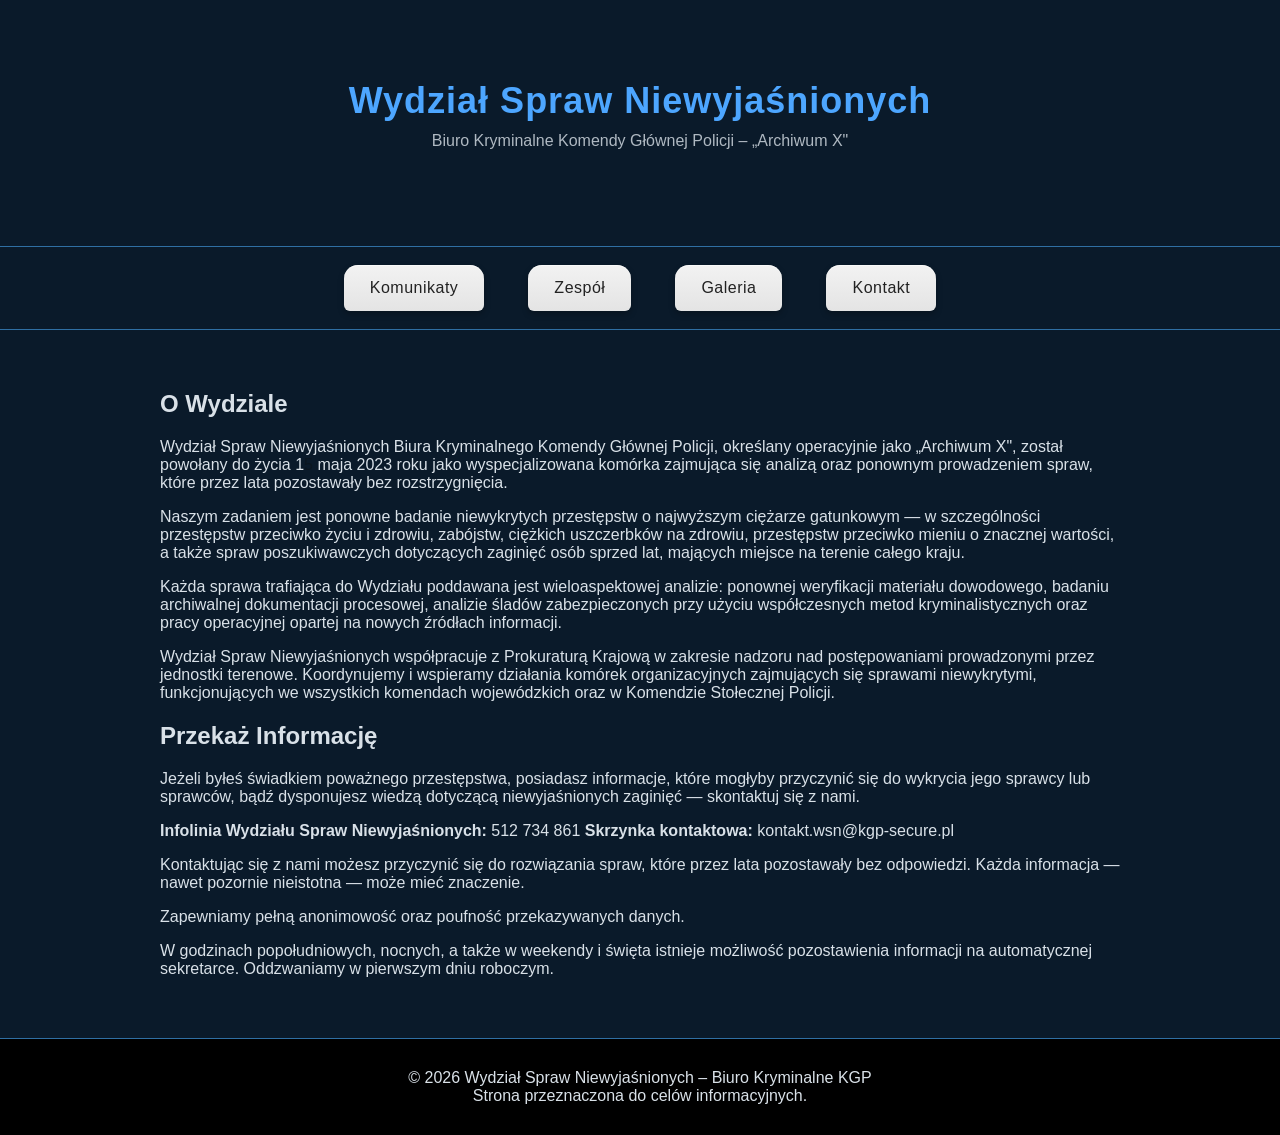
<file: index.html>
<!DOCTYPE html>
<html lang="pl">
<head>
<meta charset="UTF-8">
<meta name="viewport" content="width=device-width, initial-scale=1.0">
<title>Wydział Spraw Niewyjaśnionych – Archiwum X</title>

<link rel="stylesheet" href="global.css">

</head>

<body>

<header>
    <h1>Wydział Spraw Niewyjaśnionych</h1>
    <p>Biuro Kryminalne Komendy Głównej Policji – „Archiwum X"</p>
</header>

<nav
class="top-tabs">
    <a href="główne/komunikaty.html">Komunikaty</a>
    <a href="główne/zespół.html">Zespół</a>
    <a href="główne/galeria.html">Galeria</a>
    <a href="główne/kontakt.html">Kontakt</a>
</nav>

<div class="container">

    <div class="section fade-scroll">
        <h2>O Wydziale</h2>
        <p>
        Wydział Spraw Niewyjaśnionych Biura Kryminalnego Komendy Głównej Policji, określany operacyjnie jako „Archiwum X", został powołany do życia 1<span class="hidden-digit">5</span> maja 2023 roku jako wyspecjalizowana komórka zajmująca się analizą oraz ponownym prowadzeniem spraw, które przez lata pozostawały bez rozstrzygnięcia.
        </p>

        <p>
        Naszym zadaniem jest ponowne badanie niewykrytych przestępstw o najwyższym ciężarze gatunkowym — w szczególności przestępstw przeciwko życiu i zdrowiu, zabójstw, ciężkich uszczerbków na zdrowiu, przestępstw przeciwko mieniu o znacznej wartości, a także spraw poszukiwawczych dotyczących zaginięć osób sprzed lat, mających miejsce na terenie całego kraju.
        </p>

        <p>
        Każda sprawa trafiająca do Wydziału poddawana jest wieloaspektowej analizie: ponownej weryfikacji materiału dowodowego, badaniu archiwalnej dokumentacji procesowej, analizie śladów zabezpieczonych przy użyciu współczesnych metod kryminalistycznych oraz pracy operacyjnej opartej na nowych źródłach informacji.
        </p>

        <p>
        Wydział Spraw Niewyjaśnionych współpracuje z Prokuraturą Krajową w zakresie nadzoru nad postępowaniami prowadzonymi przez jednostki terenowe. Koordynujemy i wspieramy działania komórek organizacyjnych zajmujących się sprawami niewykrytymi, funkcjonujących we wszystkich komendach wojewódzkich oraz w Komendzie Stołecznej Policji.
        </p>
    </div>

    <div class="section fade-scroll">
        <h2>Przekaż Informację</h2>
        <p>
        Jeżeli byłeś świadkiem poważnego przestępstwa, posiadasz informacje, które mogłyby przyczynić się do wykrycia jego sprawcy lub sprawców, bądź dysponujesz wiedzą dotyczącą niewyjaśnionych zaginięć — skontaktuj się z nami.
        </p>

        <div class="contact-box">
            <strong>Infolinia Wydziału Spraw Niewyjaśnionych:</strong>
            512 734 861

            <strong>Skrzynka kontaktowa:</strong>
            kontakt.wsn@kgp-secure.pl

            <p>
            Kontaktując się z nami możesz przyczynić się do rozwiązania spraw, które przez lata pozostawały bez odpowiedzi. Każda informacja — nawet pozornie nieistotna — może mieć znaczenie.
            </p>

            <p>
            Zapewniamy pełną anonimowość oraz poufność przekazywanych danych.
            </p>

            <p>
            W godzinach popołudniowych, nocnych, a także w weekendy i święta istnieje możliwość pozostawienia informacji na automatycznej sekretarce. Oddzwaniamy w pierwszym dniu roboczym.
            </p>
        </div>
    </div>

</div>

<footer>
    © 2026 Wydział Spraw Niewyjaśnionych – Biuro Kryminalne KGP  
    <br>
    Strona przeznaczona do celów informacyjnych.
</footer>

<script>
const elements = document.querySelectorAll('.fade-scroll');

window.addEventListener('scroll', () => {
    elements.forEach(el => {
        const position = el.getBoundingClientRect().top;
        const screenHeight = window.innerHeight;
        if(position < screenHeight - 100){
            el.classList.add('show');
        }
    });
});
</script>
    
</body>
</html>
</file>
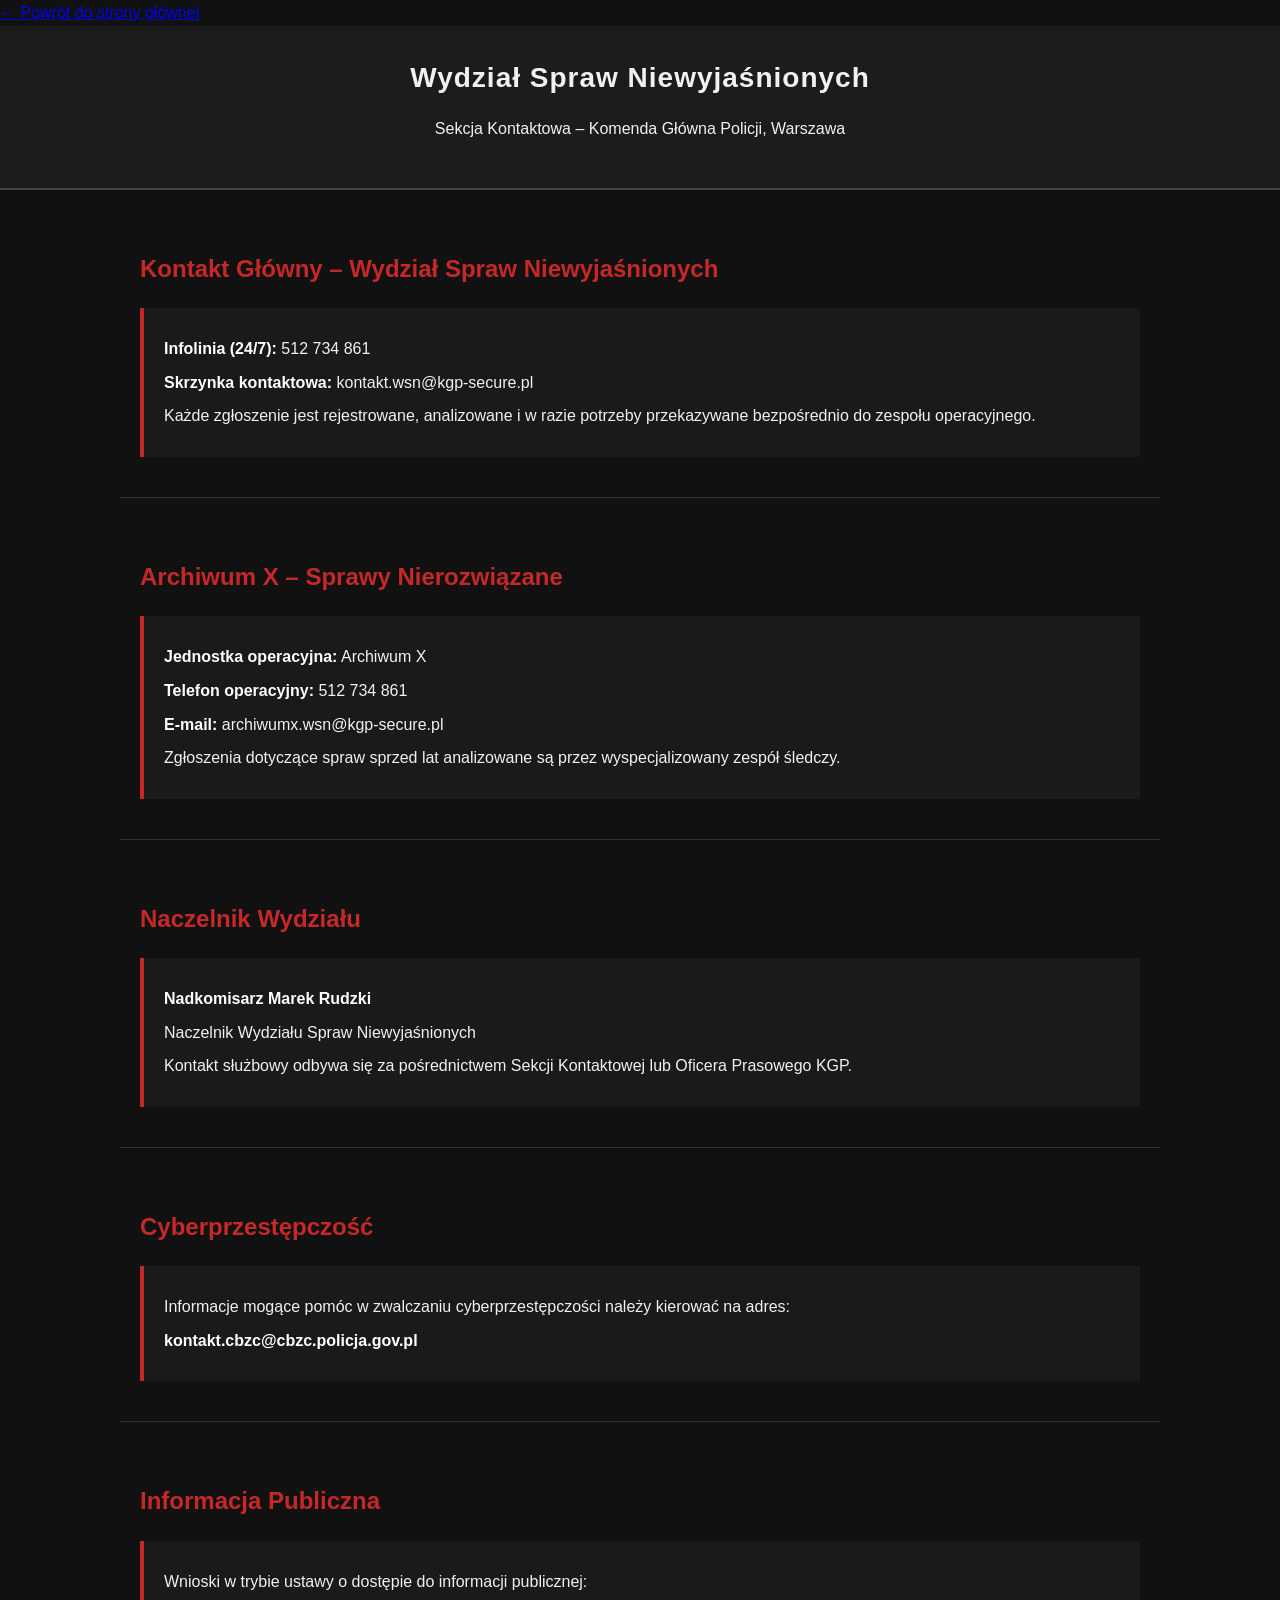
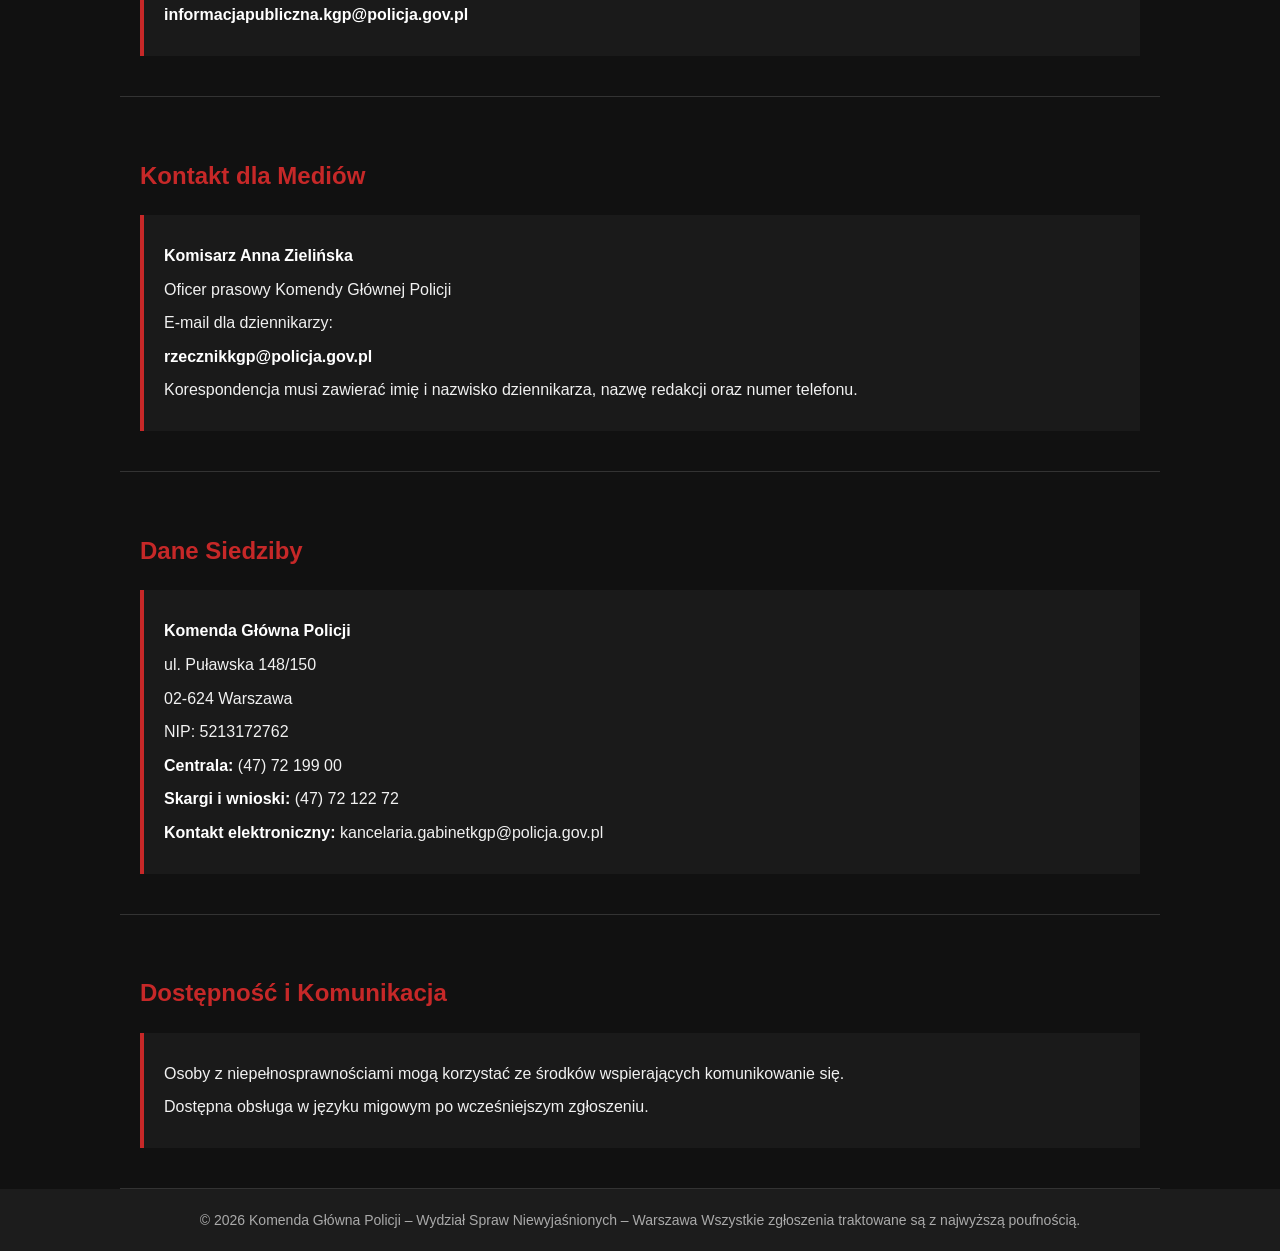
<file: główne kontakt.html>
<!DOCTYPE html>
<nav>
    <a href="index.html">← Powrót do strony głównej</a>
</nav>
<html lang="pl">
<head>
    <meta charset="UTF-8">
    <title>Kontakt – Wydział Spraw Niewyjaśnionych</title>
    <meta name="viewport" content="width=device-width, initial-scale=1.0">
    <style>
        body {
            margin: 0;
            font-family: Arial, Helvetica, sans-serif;
            background-color: #111;
            color: #f1f1f1;
            line-height: 1.6;
        }
        header {
            background: #1c1c1c;
            padding: 30px;
            text-align: center;
            border-bottom: 2px solid #444;
        }
        h1 {
            margin: 0;
            font-size: 28px;
            letter-spacing: 1px;
        }
        section {
            padding: 40px 20px;
            max-width: 1000px;
            margin: auto;
            border-bottom: 1px solid #333;
        }
        h2 {
            color: #c62828;
            margin-bottom: 15px;
        }
        .contact-box {
            background: #1a1a1a;
            padding: 20px;
            border-left: 4px solid #c62828;
            margin-top: 20px;
        }
        .contact-box p {
            margin: 8px 0;
        }
        .highlight {
            font-weight: bold;
            color: #ffffff;
        }
        footer {
            text-align: center;
            padding: 20px;
            font-size: 14px;
            background: #1c1c1c;
            color: #aaa;
        }
    </style>
</head>
<body>

<header>
    <h1>Wydział Spraw Niewyjaśnionych</h1>
    <p>Sekcja Kontaktowa – Komenda Główna Policji, Warszawa</p>
</header>

<section>
    <h2>Kontakt Główny – Wydział Spraw Niewyjaśnionych</h2>
    <div class="contact-box">
        <p><span class="highlight">Infolinia (24/7):</span> 512 734 861</p>
        <p><span class="highlight">Skrzynka kontaktowa:</span> kontakt.wsn@kgp-secure.pl</p>
        <p>Każde zgłoszenie jest rejestrowane, analizowane i w razie potrzeby przekazywane bezpośrednio do zespołu operacyjnego.</p>
    </div>
</section>

<section>
    <h2>Archiwum X – Sprawy Nierozwiązane</h2>
    <div class="contact-box">
        <p><span class="highlight">Jednostka operacyjna:</span> Archiwum X</p>
        <p><span class="highlight">Telefon operacyjny:</span> 512 734 861</p>
        <p><span class="highlight">E-mail:</span> archiwumx.wsn@kgp-secure.pl</p>
        <p>Zgłoszenia dotyczące spraw sprzed lat analizowane są przez wyspecjalizowany zespół śledczy.</p>
    </div>
</section>

<section>
    <h2>Naczelnik Wydziału</h2>
    <div class="contact-box">
        <p><span class="highlight">Nadkomisarz Marek Rudzki</span></p>
        <p>Naczelnik Wydziału Spraw Niewyjaśnionych</p>
        <p>Kontakt służbowy odbywa się za pośrednictwem Sekcji Kontaktowej lub Oficera Prasowego KGP.</p>
    </div>
</section>

<section>
    <h2>Cyberprzestępczość</h2>
    <div class="contact-box">
        <p>Informacje mogące pomóc w zwalczaniu cyberprzestępczości należy kierować na adres:</p>
        <p><span class="highlight">kontakt.cbzc@cbzc.policja.gov.pl</span></p>
    </div>
</section>

<section>
    <h2>Informacja Publiczna</h2>
    <div class="contact-box">
        <p>Wnioski w trybie ustawy o dostępie do informacji publicznej:</p>
        <p><span class="highlight">informacjapubliczna.kgp@policja.gov.pl</span></p>
    </div>
</section>

<section>
    <h2>Kontakt dla Mediów</h2>
    <div class="contact-box">
        <p><span class="highlight">Komisarz Anna Zielińska</span></p>
        <p>Oficer prasowy Komendy Głównej Policji</p>
        <p>E-mail dla dziennikarzy:</p>
        <p><span class="highlight">rzecznikkgp@policja.gov.pl</span></p>
        <p>Korespondencja musi zawierać imię i nazwisko dziennikarza, nazwę redakcji oraz numer telefonu.</p>
    </div>
</section>

<section>
    <h2>Dane Siedziby</h2>
    <div class="contact-box">
        <p><span class="highlight">Komenda Główna Policji</span></p>
        <p>ul. Puławska 148/150</p>
        <p>02-624 Warszawa</p>
        <p>NIP: 5213172762</p>
        <p><span class="highlight">Centrala:</span> (47) 72 199 00</p>
        <p><span class="highlight">Skargi i wnioski:</span> (47) 72 122 72</p>
        <p><span class="highlight">Kontakt elektroniczny:</span> kancelaria.gabinetkgp@policja.gov.pl</p>
    </div>
</section>

<section>
    <h2>Dostępność i Komunikacja</h2>
    <div class="contact-box">
        <p>Osoby z niepełnosprawnościami mogą korzystać ze środków wspierających komunikowanie się.</p>
        <p>Dostępna obsługa w języku migowym po wcześniejszym zgłoszeniu.</p>
    </div>
</section>

<footer>
    © 2026 Komenda Główna Policji – Wydział Spraw Niewyjaśnionych – Warszawa  
    Wszystkie zgłoszenia traktowane są z najwyższą poufnością.
</footer>

</body>
</html>
</file>
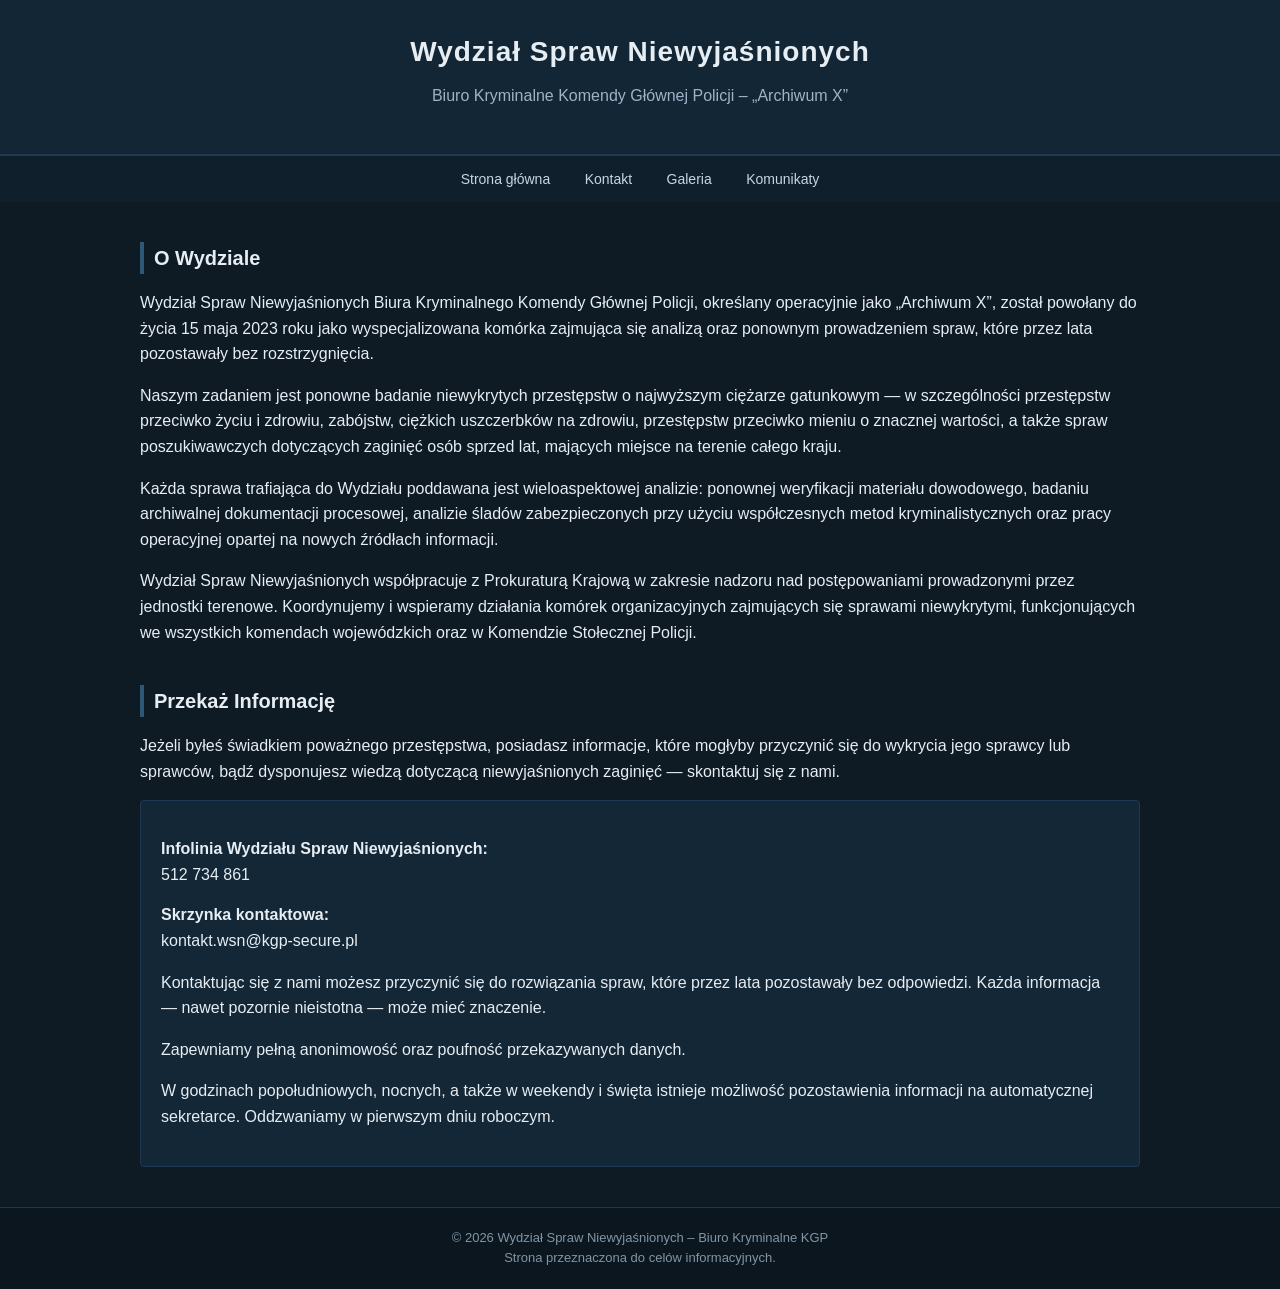
<file: main index.html>
<!DOCTYPE html>
<html lang="pl">
<head>
<meta charset="UTF-8">
<meta name="viewport" content="width=device-width, initial-scale=1.0">
<title>Wydział Spraw Niewyjaśnionych – Archiwum X</title>

<style>
body {
    margin: 0;
    font-family: Arial, Helvetica, sans-serif;
    background-color: #0e1a24;
    color: #e6edf3;
    line-height: 1.6;
}

header {
    background-color: #132635;
    padding: 30px 20px;
    text-align: center;
    border-bottom: 2px solid #1f3a50;
}

header h1 {
    margin: 0;
    font-size: 28px;
    letter-spacing: 1px;
}

header p {
    margin-top: 8px;
    color: #9fb3c8;
}

nav {
    background-color: #101f2c;
    padding: 10px;
    text-align: center;
}

nav a {
    color: #c7d6e4;
    text-decoration: none;
    margin: 0 15px;
    font-size: 14px;
}

nav a:hover {
    color: #ffffff;
}

.container {
    max-width: 1000px;
    margin: 40px auto;
    padding: 0 20px;
}

.section {
    margin-bottom: 40px;
}

.section h2 {
    border-left: 4px solid #2f5877;
    padding-left: 10px;
    margin-bottom: 15px;
    font-size: 20px;
}

.contact-box {
    background-color: #142736;
    padding: 20px;
    border: 1px solid #1f3a50;
    border-radius: 4px;
}

.contact-box strong {
    display: block;
    margin-top: 15px;
}

footer {
    background-color: #0c161f;
    text-align: center;
    padding: 20px;
    font-size: 13px;
    color: #7f96a8;
    border-top: 1px solid #1f3a50;
}
</style>
</head>

<body>

<header>
    <h1>Wydział Spraw Niewyjaśnionych</h1>
    <p>Biuro Kryminalne Komendy Głównej Policji – „Archiwum X”</p>
</header>

<nav>
    <a href="główne/index.html">Strona główna</a>
    <a href="główne/kontakt.html">Kontakt</a>
    <a href="główne/galeria.html">Galeria</a>
    <a href="główne/komunikaty.html">Komunikaty</a>
</nav>

<div class="container">

    <div class="section">
        <h2>O Wydziale</h2>
        <p>
        Wydział Spraw Niewyjaśnionych Biura Kryminalnego Komendy Głównej Policji, określany operacyjnie jako „Archiwum X”, został powołany do życia 15 maja 2023 roku jako wyspecjalizowana komórka zajmująca się analizą oraz ponownym prowadzeniem spraw, które przez lata pozostawały bez rozstrzygnięcia.
        </p>

        <p>
        Naszym zadaniem jest ponowne badanie niewykrytych przestępstw o najwyższym ciężarze gatunkowym — w szczególności przestępstw przeciwko życiu i zdrowiu, zabójstw, ciężkich uszczerbków na zdrowiu, przestępstw przeciwko mieniu o znacznej wartości, a także spraw poszukiwawczych dotyczących zaginięć osób sprzed lat, mających miejsce na terenie całego kraju.
        </p>

        <p>
        Każda sprawa trafiająca do Wydziału poddawana jest wieloaspektowej analizie: ponownej weryfikacji materiału dowodowego, badaniu archiwalnej dokumentacji procesowej, analizie śladów zabezpieczonych przy użyciu współczesnych metod kryminalistycznych oraz pracy operacyjnej opartej na nowych źródłach informacji.
        </p>

        <p>
        Wydział Spraw Niewyjaśnionych współpracuje z Prokuraturą Krajową w zakresie nadzoru nad postępowaniami prowadzonymi przez jednostki terenowe. Koordynujemy i wspieramy działania komórek organizacyjnych zajmujących się sprawami niewykrytymi, funkcjonujących we wszystkich komendach wojewódzkich oraz w Komendzie Stołecznej Policji.
        </p>
    </div>

    <div class="section">
        <h2>Przekaż Informację</h2>
        <p>
        Jeżeli byłeś świadkiem poważnego przestępstwa, posiadasz informacje, które mogłyby przyczynić się do wykrycia jego sprawcy lub sprawców, bądź dysponujesz wiedzą dotyczącą niewyjaśnionych zaginięć — skontaktuj się z nami.
        </p>

        <div class="contact-box">
            <strong>Infolinia Wydziału Spraw Niewyjaśnionych:</strong>
            512 734 861

            <strong>Skrzynka kontaktowa:</strong>
            kontakt.wsn@kgp-secure.pl

            <p>
            Kontaktując się z nami możesz przyczynić się do rozwiązania spraw, które przez lata pozostawały bez odpowiedzi. Każda informacja — nawet pozornie nieistotna — może mieć znaczenie.
            </p>

            <p>
            Zapewniamy pełną anonimowość oraz poufność przekazywanych danych.
            </p>

            <p>
            W godzinach popołudniowych, nocnych, a także w weekendy i święta istnieje możliwość pozostawienia informacji na automatycznej sekretarce. Oddzwaniamy w pierwszym dniu roboczym.
            </p>
        </div>
    </div>

</div>

<footer>
    © 2026 Wydział Spraw Niewyjaśnionych – Biuro Kryminalne KGP  
    <br>
    Strona przeznaczona do celów informacyjnych.
</footer>

</body>
</html>
</file>
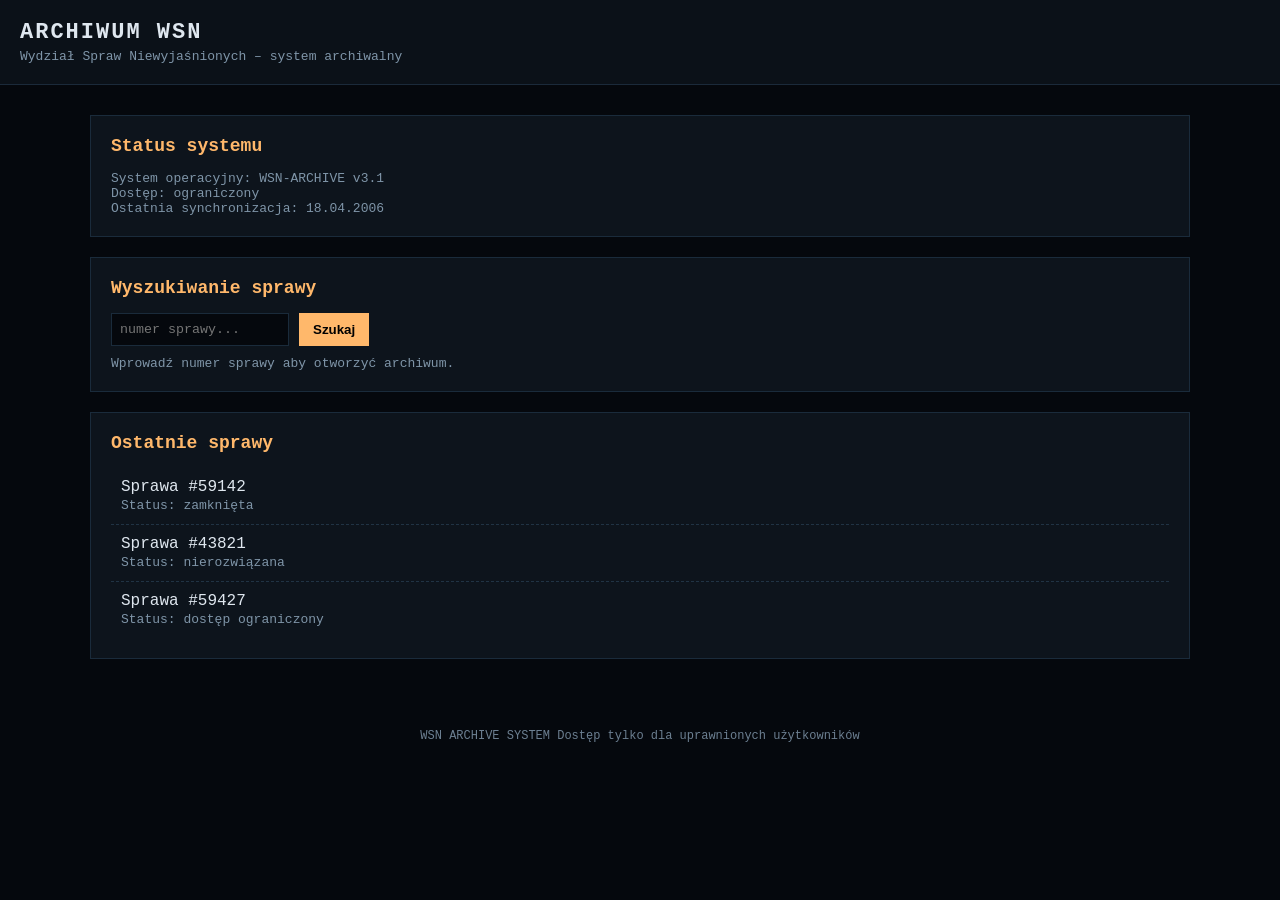
<file: główne/archiwum.html>
<!doctype html>
<html lang="pl">
<head>
<meta charset="utf-8">
<meta name="viewport" content="width=device-width,initial-scale=1">

<title>WSN – Archiwum Wydziału Spraw Niewyjaśnionych</title>

<style>

body{
background:#05080d;
color:#dfe7ef;
font-family:Courier New, monospace;
margin:0;
}

header{
background:#0b1118;
padding:20px;
border-bottom:1px solid #1b2a3a;
}

header h1{
margin:0;
font-size:22px;
letter-spacing:2px;
}

.subtitle{
color:#7f95a8;
font-size:13px;
margin-top:4px;
}

.container{
max-width:1100px;
margin:auto;
padding:30px;
}

.panel{
background:#0d141c;
border:1px solid #1a2b3b;
padding:20px;
margin-bottom:20px;
}

.panel h2{
margin-top:0;
font-size:18px;
color:#ffb86b;
}

.case{
padding:10px;
border-bottom:1px dashed #203344;
}

.case:last-child{
border-bottom:none;
}

.case span{
color:#7f95a8;
font-size:13px;
}

.search{
display:flex;
gap:10px;
margin-top:10px;
}

input{
background:#05080d;
border:1px solid #1a2b3b;
color:white;
padding:8px;
font-family:inherit;
}

button{
background:#ffb86b;
border:none;
padding:8px 14px;
cursor:pointer;
font-weight:bold;
}

button:hover{
background:#ffa94d;
}

.system{
margin-top:10px;
font-size:13px;
color:#7f95a8;
}

.hidden{
display:none;
}

.glitch{
animation:glitch 0.3s infinite;
}

@keyframes glitch{
0%{text-shadow:2px 0 red}
50%{text-shadow:-2px 0 blue}
100%{text-shadow:2px 0 red}
}

footer{
text-align:center;
padding:20px;
color:#6c7f91;
font-size:12px;
}

</style>
</head>

<body>

<header>
<h1>ARCHIWUM WSN</h1>
<div class="subtitle">Wydział Spraw Niewyjaśnionych – system archiwalny</div>
</header>

<div class="container">

<div class="panel">

<h2>Status systemu</h2>

<div class="system">
System operacyjny: WSN-ARCHIVE v3.1<br>
Dostęp: ograniczony<br>
Ostatnia synchronizacja: 18.04.2006
</div>

</div>

<div class="panel">

<h2>Wyszukiwanie sprawy</h2>

<div class="search">
<input id="caseInput" placeholder="numer sprawy...">
<button onclick="searchCase()">Szukaj</button>
</div>

<div class="system" id="searchStatus">
Wprowadź numer sprawy aby otworzyć archiwum.
</div>

</div>

<div class="panel">

<h2>Ostatnie sprawy</h2>

<div class="case">
Sprawa #59142<br>
<span>Status: zamknięta</span>
</div>

<div class="case">
Sprawa #43821<br>
<span>Status: nierozwiązana</span>
</div>

<div class="case">
Sprawa #59427<br>
<span>Status: dostęp ograniczony</span>
</div>

</div>

<div class="panel hidden" id="secretCase">

<h2>AKTA SPRAWY 59427</h2>

<div class="system">
Ofiara: Julianna Żuk<br>
Data zdarzenia: 18.04.2006<br>
Lokalizacja: Berlin<br>
Status: nierozwiązana
</div>

<br>

<div class="system">
Fragment raportu:

<br><br>

Świadkowie zgłaszali obecność nieznanej osoby
w pobliżu miejsca zdarzenia około godziny 02:17.

<br><br>

Zabezpieczone materiały wskazują na możliwy związek
z wcześniejszymi sprawami prowadzonymi przez WSN.
</div>

</div>

</div>

<footer>

WSN ARCHIVE SYSTEM  
Dostęp tylko dla uprawnionych użytkowników

</footer>

<script>

function searchCase(){

const input=document.getElementById("caseInput").value
const status=document.getElementById("searchStatus")
const secret=document.getElementById("secretCase")

status.innerHTML="Wyszukiwanie..."

setTimeout(()=>{

if(input==="59427"){

status.innerHTML="DOSTĘP DO ARCHIWUM PRZYZNANY"
status.classList.add("glitch")

secret.classList.remove("hidden")

}else{

status.innerHTML="Nie znaleziono sprawy."

}

},800)

}

</script>

</body>
</html>
</file>
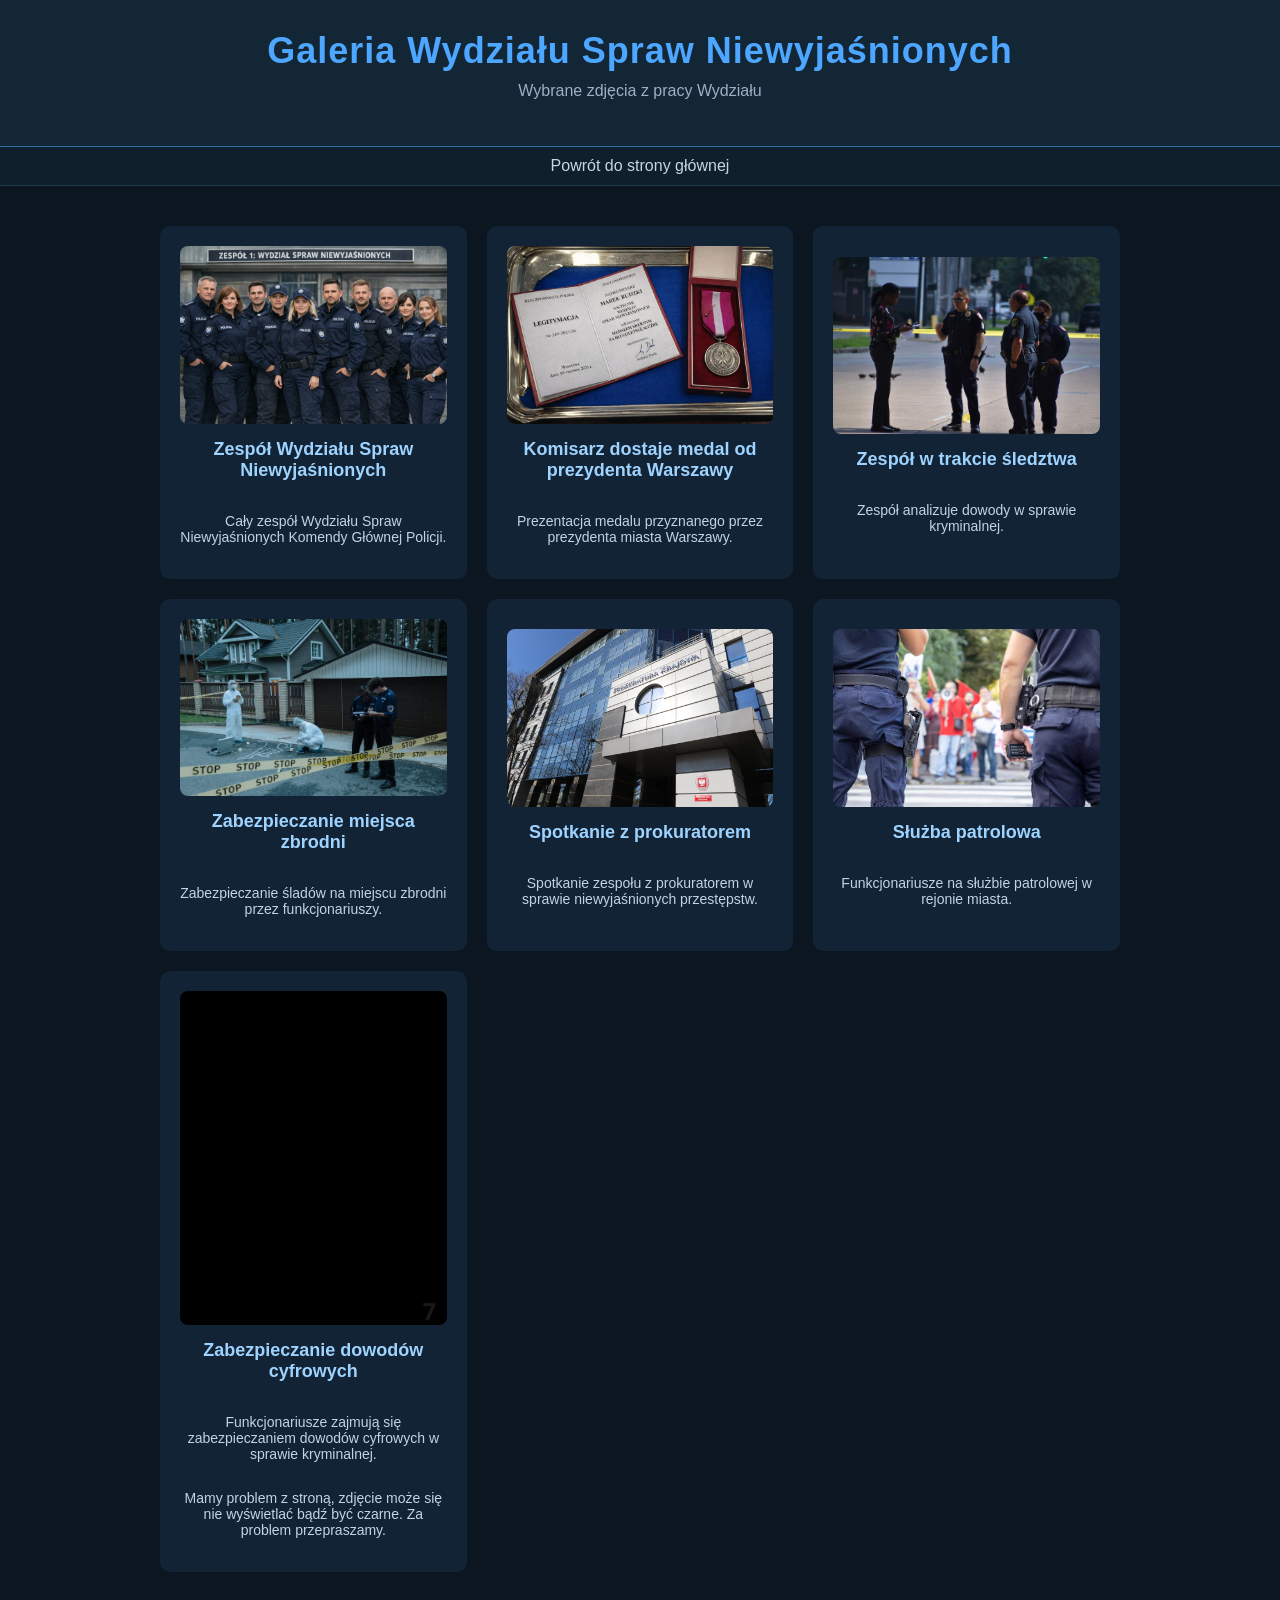
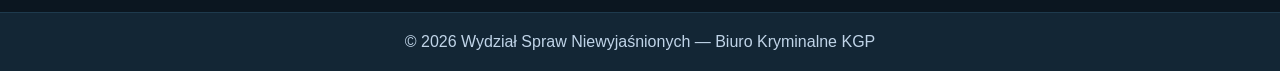
<file: główne/galeria.html>
<!DOCTYPE html>
<html lang="pl">
<head>
    <meta charset="UTF-8">
    <meta name="viewport" content="width=device-width, initial-scale=1.0">
    <title>Galeria - WSN</title>
     <link rel="stylesheet" href="../global.css">
    <style>
        body {
            margin: 0;
            font-family: 'Segoe UI', sans-serif;
            background-color: #0b1620;
            color: #e6edf3;
        }

        header {
            text-align: center;
            padding: 30px;
            color: white;
            background-color: #132635;
        }

        header h1 {
            margin: 0;
            font-size: 36px;
        }

        header p {
            margin-top: 10px;
            color: #c0d4e8;
        }

        nav {
            background-color: #0f1f2c;
            padding: 10px;
            text-align: center;
            border-bottom: 1px solid #1e3a4d;
        }

        nav a {
            color: #c7d6e4;
            text-decoration: none;
            margin: 0 15px;
        }

        nav a:hover {
            color: #ffffff;
        }

        .gallery {
            display: grid;
            grid-template-columns: repeat(3, 1fr);
            gap: 20px;
            padding: 40px 20px;
            max-width: 1000px;
            margin: auto;
        }

        .gallery-item {
            background-color: rgba(20, 40, 60, 0.7); /* Tło pudełka */
            padding: 20px;
            border-radius: 10px;
            transition: transform 0.3s ease;
            text-align: center;
            display: flex;
            flex-direction: column;
            justify-content: center;
            align-items: center;
        }

        .gallery-item img {
            width: 100%;
            height: auto;
            max-width: 300px; /* Maksymalna szerokość zdjęcia */
            border-radius: 8px;
            transition: transform 0.3s ease;
        }

        .gallery-item h3 {
            margin-top: 15px;
            color: #9fd3ff;
            font-size: 18px;
        }

        .gallery-item p {
            color: #c0d4e8;
            font-size: 14px;
        }

        .gallery-item:hover {
            transform: translateY(-10px);
            box-shadow: 0 10px 30px rgba(0, 150, 255, 0.2);
        }

        footer {
            text-align: center;
            padding: 20px;
            background-color: #132635;
            color: #c0d4e8;
            border-top: 1px solid #1e3a4d;
        }

        /* Responsywność */
        @media (max-width: 768px) {
            .gallery {
                grid-template-columns: 1fr 1fr;
            }
        }

        @media (max-width: 480px) {
            .gallery {
                grid-template-columns: 1fr;
            }
        }
    </style>
</head>
<body>

<header>
    <h1>Galeria Wydziału Spraw Niewyjaśnionych</h1>
    <p>Wybrane zdjęcia z pracy Wydziału</p>
</header>

<nav>
    <a href="../index.html">Powrót do strony głównej</a>
</nav>

<div class="gallery">
    <!-- Zdjęcie 1: Zespół -->
    <div class="gallery-item">
        <img src="../assets/images/team_photo.jpg" alt="Zespół Wydziału Spraw Niewyjaśnionych">
        <h3>Zespół Wydziału Spraw Niewyjaśnionych</h3>
        <p>Cały zespół Wydziału Spraw Niewyjaśnionych Komendy Głównej Policji.</p>
    </div>

    <!-- Zdjęcie 2: Komisarz dostaje medal -->
    <div class="gallery-item">
        <img src="../assets/images/medal_prezident.jpg" alt="Komisarz dostaje medal od prezydenta Warszawy">
        <h3>Komisarz dostaje medal od prezydenta Warszawy</h3>
        <p>Prezentacja medalu przyznanego przez prezydenta miasta Warszawy.</p>
    </div>

    <!-- Zdjęcie 3: Zespół w trakcie śledztwa -->
    <div class="gallery-item">
        <img src="../assets/images/team_investigation.jpg" alt="Zespół w trakcie śledztwa">
        <h3>Zespół w trakcie śledztwa</h3>
        <p>Zespół analizuje dowody w sprawie kryminalnej.</p>
    </div>

    <!-- Zdjęcie 4: Zabezpieczanie miejsca zbrodni -->
    <div class="gallery-item">
        <img src="../assets/images/crime_scene.jpg" alt="Zabezpieczanie miejsca zbrodni">
        <h3>Zabezpieczanie miejsca zbrodni</h3>
        <p>Zabezpieczanie śladów na miejscu zbrodni przez funkcjonariuszy.</p>
    </div>

    <!-- Zdjęcie 5: Spotkanie z prokuratorem -->
    <div class="gallery-item">
        <img src="../assets/images/meeting_prosecutor.jpg" alt="Spotkanie z prokuratorem">
        <h3>Spotkanie z prokuratorem</h3>
        <p>Spotkanie zespołu z prokuratorem w sprawie niewyjaśnionych przestępstw.</p>
    </div>

    <!-- Zdjęcie 6: Służba patrolowa -->
    <div class="gallery-item">
        <img src="../assets/images/patrol_service.jpg" alt="Służba patrolowa">
        <h3>Służba patrolowa</h3>
        <p>Funkcjonariusze na służbie patrolowej w rejonie miasta.</p>
    </div>

    <!-- Zdjęcie 7: Zabezpieczanie dowodów cyfrowych -->
    <div class="gallery-item">
        <img src="../assets/images/cyber.jpg" alt="Zabezpieczanie dowodów cyfrowych">
        <h3>Zabezpieczanie dowodów cyfrowych</h3>
        <p>Funkcjonariusze zajmują się zabezpieczaniem dowodów cyfrowych w sprawie kryminalnej.</p>
        <p>Mamy problem z stroną, zdjęcie może się nie wyświetlać bądź być czarne. Za problem przepraszamy.</p>
    </div>
</div>

<footer>
    © 2026 Wydział Spraw Niewyjaśnionych — Biuro Kryminalne KGP
</footer>

</body>
</html>
</file>
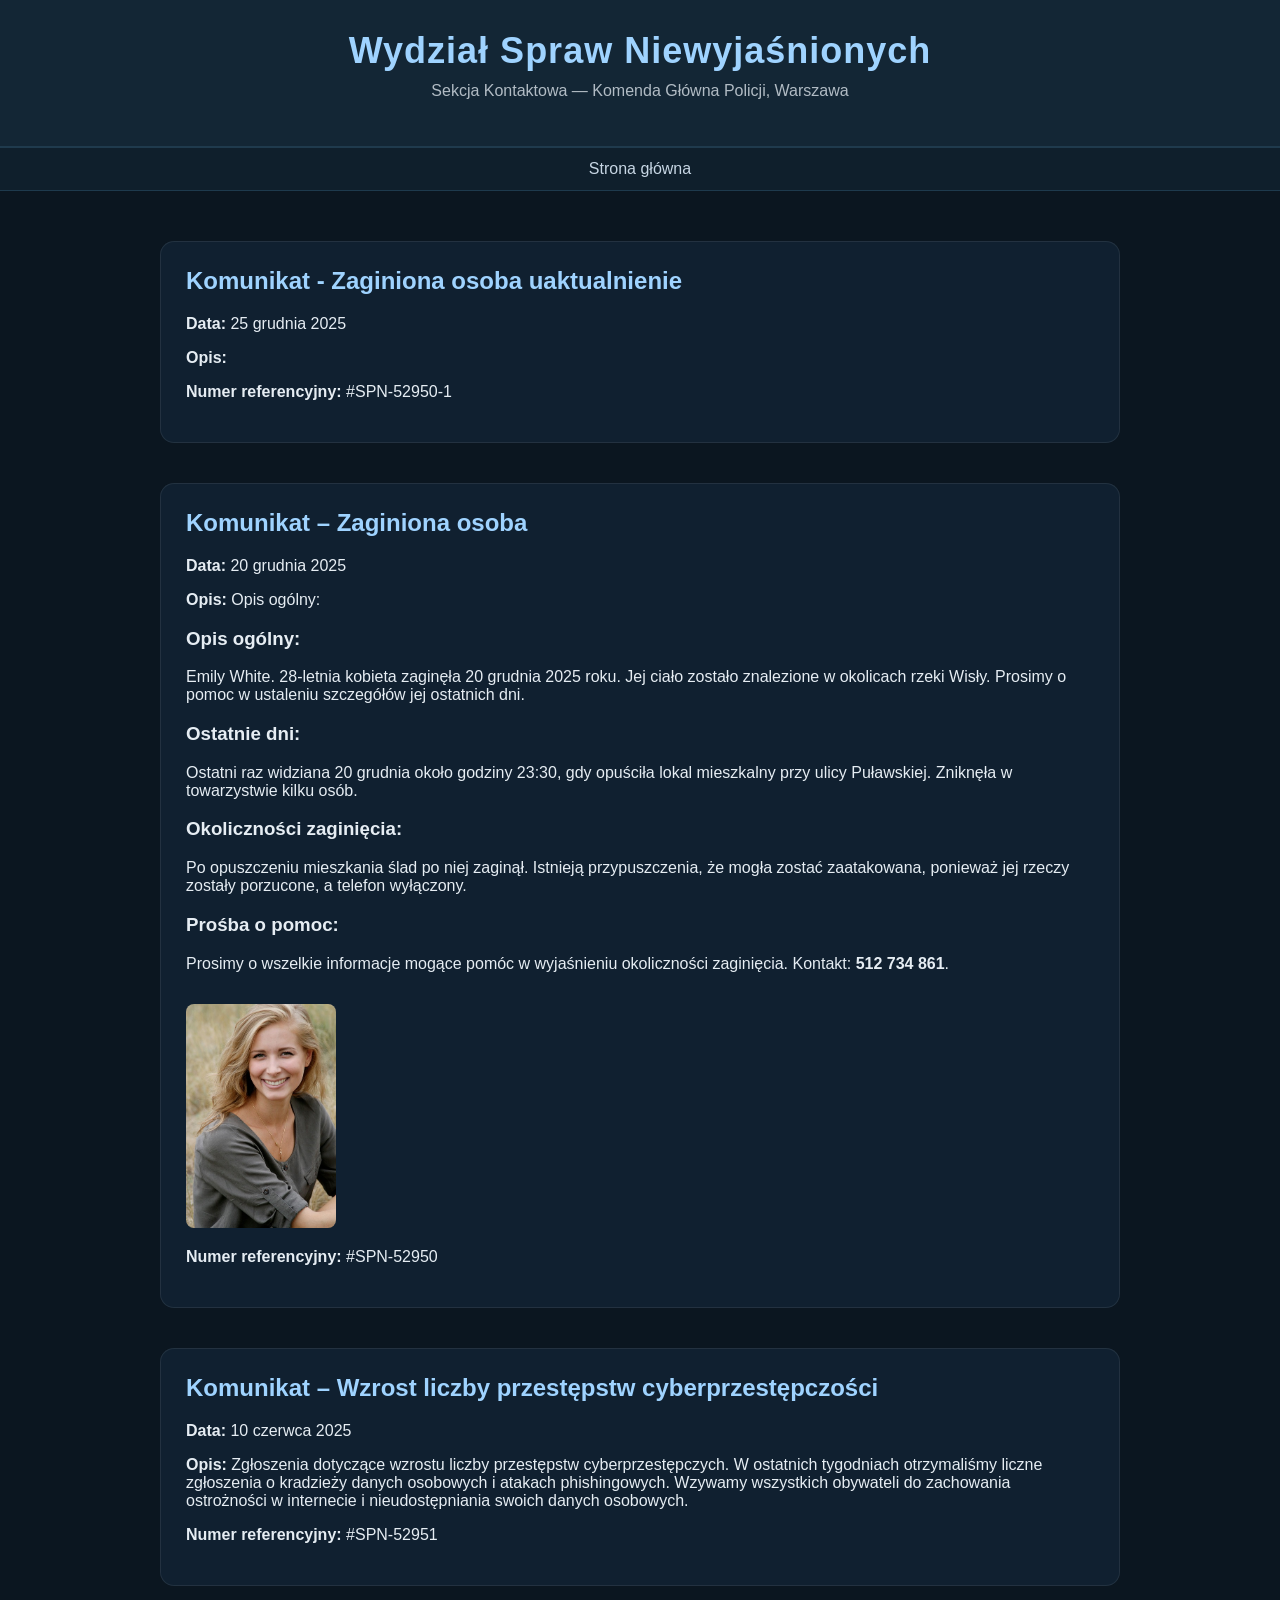
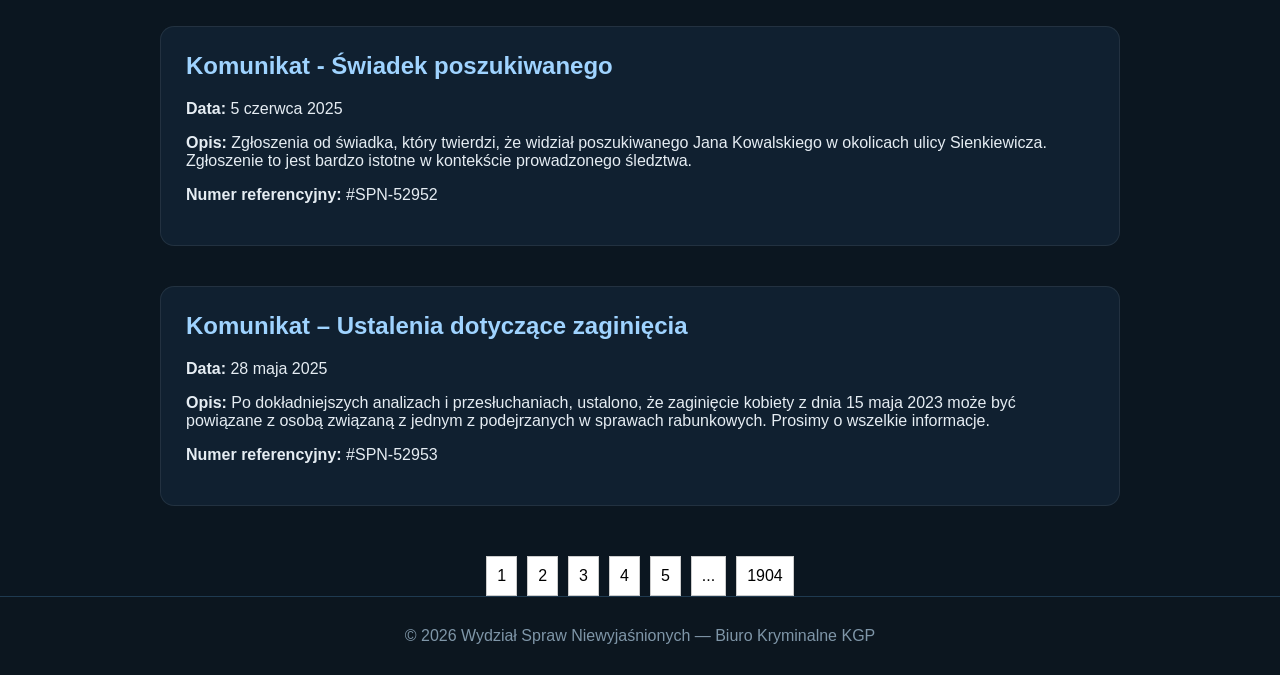
<file: główne/komunikaty.html>
<!DOCTYPE html>
<html lang="pl">
<head>
    <meta charset="UTF-8">
    <meta name="viewport" content="width=device-width, initial-scale=1.0">
    <title>Komunikaty – Wydział Spraw Niewyjaśnionych</title>
    <link rel="stylesheet" href="../global.css">
    <style>
        body {
            margin: 0;
            font-family: 'Segoe UI', sans-serif;
            background-color: #0b1620;
            color: #e6edf3;
        }

        header {
            background-color: #132635;
            padding: 30px 20px;
            text-align: center;
            color: white;
            border-bottom: 2px solid #1f3a4d;
        }

        header h1 {
            margin: 0;
            font-size: 36px;
            letter-spacing: 1px;
            color: #9fd3ff;
        }

        nav {
            background: #0f1f2c;
            padding: 12px;
            text-align: center;
            border-bottom: 1px solid #1e3a4d;
        }

        nav a {
            color: #c7d6e4;
            text-decoration: none;
            margin: 0 15px;
            position: relative;
        }

        nav a::after {
            content: "";
            position: absolute;
            left: 0;
            bottom: -5px;
            width: 0;
            height: 2px;
            background: #4db8ff;
            transition: 0.3s;
        }

        nav a:hover::after {
            width: 100%;
        }

        .container {
            max-width: 1000px;
            margin: 50px auto;
            padding: 0 20px;
        }

        .card {
            background: rgba(20, 40, 60, 0.6);
            backdrop-filter: blur(10px);
            border: 1px solid rgba(255, 255, 255, 0.08);
            padding: 25px;
            border-radius: 14px;
            margin-bottom: 40px;
            transition: 0.4s ease;
        }

        .card:hover {
            transform: translateY(-5px);
            box-shadow: 0 10px 30px rgba(0, 150, 255, 0.15);
        }

        .card h2 {
            color: #9fd3ff;
            margin-top: 0;
        }

        footer {
            text-align: center;
            padding: 30px;
            background: #0c161f;
            color: #7f96a8;
            border-top: 1px solid #1f3a50;
        }

        @media (max-width: 768px) {
            header {
                padding: 60px 15px;
            }

            header h1 {
                font-size: 28px;
            }
        }
    </style>
</head>

<body>

<header>
    <h1>Wydział Spraw Niewyjaśnionych</h1>
    <p>Sekcja Kontaktowa — Komenda Główna Policji, Warszawa</p>
</header>

<nav>
    <a href="../index.html">Strona główna</a>
</nav>

<div class="container">

    <section class="card reveal">
        <h2>Komunikat - Zaginiona osoba uaktualnienie</h2>
        <p><strong>Data:</strong> 25 grudnia 2025</p>
        <p><strong>Opis:</strong> </p>
        <p><strong>Numer referencyjny:</strong> #SPN-52950-1</p>
    </section>

  <script>
function toggleKomunikat(section) {
    const content = section.querySelector(".extra-content");
    const hiddenImage = section.querySelector(".hidden-image");

    if (content.classList.contains("active")) {
        content.classList.remove("active");
        hiddenImage.classList.remove("show");
    } else {
        content.classList.add("active");

        setTimeout(() => {
            hiddenImage.classList.add("show");
        }, 400);
    }
}
</script>
  
<section class="card reveal clickable" onclick="toggleKomunikat(this)">
    <h2>Komunikat – Zaginiona osoba</h2>
    <p><strong>Data:</strong> 20 grudnia 2025</p>
    <p><strong>Opis:</strong> Opis ogólny:</p>
    
    <h3>Opis ogólny:</h3>
    <p>Emily White. 28-letnia kobieta zaginęła 20 grudnia 2025 roku. Jej ciało zostało znalezione w okolicach rzeki Wisły. Prosimy o pomoc w ustaleniu szczegółów jej ostatnich dni.</p>

    <h3>Ostatnie dni:</h3>
    <p>Ostatni raz widziana 20 grudnia około godziny 23:30, gdy opuściła lokal mieszkalny przy ulicy Puławskiej. Zniknęła w towarzystwie kilku osób.</p>

    <h3>Okoliczności zaginięcia:</h3>
    <p>Po opuszczeniu mieszkania ślad po niej zaginął. Istnieją przypuszczenia, że mogła zostać zaatakowana, ponieważ jej rzeczy zostały porzucone, a telefon wyłączony.</p>

    <h3>Prośba o pomoc:</h3>
    <p>Prosimy o wszelkie informacje mogące pomóc w wyjaśnieniu okoliczności zaginięcia. Kontakt: <strong>512 734 861</strong>.</p>

    <img src="../assets/images/4.jpg" class="main-image" alt="Zaginiona Osoba">

    <p><strong>Numer referencyjny:</strong> #SPN-52950</p>

    <div class="extra-content">
        <p class="extra-text">
            Aktualizacja 21.12.2025: W toku czynności zabezpieczono monitoring z pobliskiego parkingu.
            Na nagraniu widoczna jest sylwetka osoby trzeciej w charakterystycznej żółtej kurtce.
            Prosimy świadków o kontakt jeśli rozpoznają tę osobę.
        </p>

        <img src="../assets/images/monitoring.jpg" class="hidden-image" alt="Zrzut z monitoringu">
    </div>
</section>
    <section class="card reveal">
        <h2>Komunikat – Wzrost liczby przestępstw cyberprzestępczości</h2>
        <p><strong>Data:</strong> 10 czerwca 2025</p>
        <p><strong>Opis:</strong> Zgłoszenia dotyczące wzrostu liczby przestępstw cyberprzestępczych. W ostatnich tygodniach otrzymaliśmy liczne zgłoszenia o kradzieży danych osobowych i atakach phishingowych. Wzywamy wszystkich obywateli do zachowania ostrożności w internecie i nieudostępniania swoich danych osobowych.</p>
        <p><strong>Numer referencyjny:</strong> #SPN-52951</p>
    </section>

    <section class="card reveal">
        <h2>Komunikat - Świadek poszukiwanego</h2>
        <p><strong>Data:</strong> 5 czerwca 2025</p>
        <p><strong>Opis:</strong> Zgłoszenia od świadka, który twierdzi, że widział poszukiwanego Jana Kowalskiego w okolicach ulicy Sienkiewicza. Zgłoszenie to jest bardzo istotne w kontekście prowadzonego śledztwa.</p>
        <p><strong>Numer referencyjny:</strong> #SPN-52952</p>
    </section>

    <section class="card reveal">
        <h2>Komunikat – Ustalenia dotyczące zaginięcia</h2>
        <p><strong>Data:</strong> 28 maja 2025</p>
        <p><strong>Opis:</strong> Po dokładniejszych analizach i przesłuchaniach, ustalono, że zaginięcie kobiety z dnia 15 maja 2023 może być powiązane z osobą związaną z jednym z podejrzanych w sprawach rabunkowych. Prosimy o wszelkie informacje.</p>
        <p><strong>Numer referencyjny:</strong> #SPN-52953</p>
    </section>

</div>

<div class="pagination">
    <div class="page-numbers">
        <button class="page-number">1</button>
        <button class="page-number">2</button>
        <button class="page-number">3</button>
        <button class="page-number">4</button>
        <button class="page-number">5</button>
        <button class="page-number">...</button>
        <button class="page-number">1904</button>
    </div>
</div>

<footer>
    © 2026 Wydział Spraw Niewyjaśnionych — Biuro Kryminalne KGP
</footer>

<script>
const reveals = document.querySelectorAll(".reveal");

window.addEventListener("scroll", () => {
  reveals.forEach((el) => {
    const windowHeight = window.innerHeight;
    const elementTop = el.getBoundingClientRect().top;
    if (elementTop < windowHeight - 100) {
      el.classList.add("active");
    }
  });
});
</script>

</body>
</html>
</file>
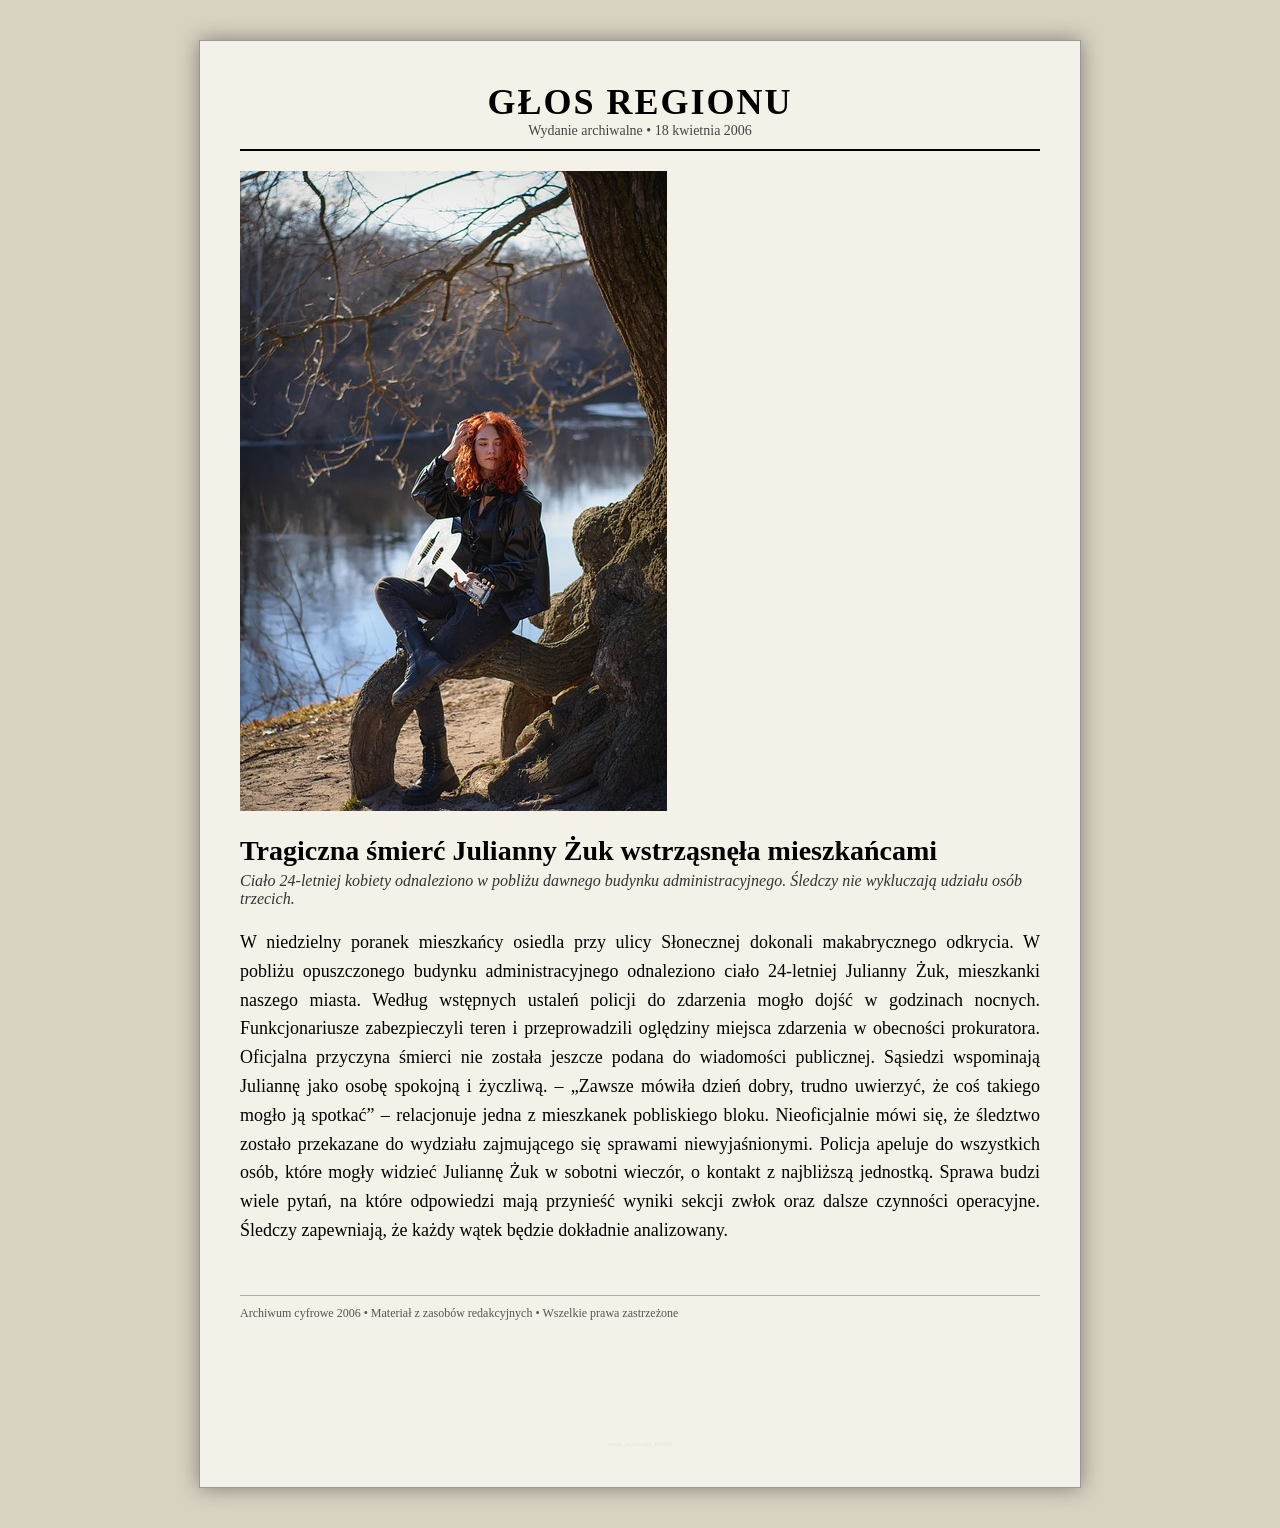
<file: główne/NIEBO.html>
<!DOCTYPE html>
<html lang="pl">
<head>
<meta charset="UTF-8">
<title>Archiwum Prasy – 18.04.2006</title>

<style>
body {
    background-color: #d8d2c2;
    font-family: "Times New Roman", serif;
    margin: 0;
    padding: 0;
}

.container {
    width: 800px;
    margin: 40px auto;
    background: #f4f1e8;
    padding: 40px;
    box-shadow: 0 0 20px rgba(0,0,0,0.4);
    border: 1px solid #999;
}

.header {
    text-align: center;
    border-bottom: 2px solid #000;
    padding-bottom: 10px;
    margin-bottom: 20px;
}

.header h1 {
    font-size: 36px;
    margin: 0;
    letter-spacing: 2px;
}

.date {
    font-size: 14px;
    color: #444;
}

.article-title {
    font-size: 28px;
    margin-top: 20px;
    font-weight: bold;
}

.subtitle {
    font-size: 16px;
    font-style: italic;
    margin-top: 5px;
    color: #333;
}

.article {
    font-size: 18px;
    line-height: 1.6;
    text-align: justify;
    margin-top: 20px;
}

.footer {
    margin-top: 50px;
    font-size: 12px;
    color: #555;
    border-top: 1px solid #aaa;
    padding-top: 10px;
}

/* UKRYTY LINK */
.hidden-link {
    display: block;
    text-align: center;
    font-size: 6px;
    color: #e8e3d8;
    margin-top: 120px;
    text-decoration: none;
}

.hidden-link:hover {
    color: #999;
}
</style>
</head>

<body>

<div class="container">

<div class="header">
    <h1>GŁOS REGIONU</h1>
    <div class="date">Wydanie archiwalne • 18 kwietnia 2006</div>
</div>

<img src="../assets/images/zuk.jpg">

<div class="article-title">
Tragiczna śmierć Julianny Żuk wstrząsnęła mieszkańcami
</div>

<div class="subtitle">
Ciało 24-letniej kobiety odnaleziono w pobliżu dawnego budynku administracyjnego.
Śledczy nie wykluczają udziału osób trzecich.
</div>

<div class="article">
W niedzielny poranek mieszkańcy osiedla przy ulicy Słonecznej
dokonali makabrycznego odkrycia. W pobliżu opuszczonego budynku
administracyjnego odnaleziono ciało 24-letniej Julianny Żuk,
mieszkanki naszego miasta.

Według wstępnych ustaleń policji do zdarzenia mogło dojść
w godzinach nocnych. Funkcjonariusze zabezpieczyli teren
i przeprowadzili oględziny miejsca zdarzenia w obecności
prokuratora. Oficjalna przyczyna śmierci nie została jeszcze
podana do wiadomości publicznej.

Sąsiedzi wspominają Juliannę jako osobę spokojną i życzliwą.
– „Zawsze mówiła dzień dobry, trudno uwierzyć, że coś takiego
mogło ją spotkać” – relacjonuje jedna z mieszkanek pobliskiego bloku.

Nieoficjalnie mówi się, że śledztwo zostało przekazane do
wydziału zajmującego się sprawami niewyjaśnionymi.
Policja apeluje do wszystkich osób, które mogły widzieć
Juliannę Żuk w sobotni wieczór, o kontakt z najbliższą jednostką.

Sprawa budzi wiele pytań, na które odpowiedzi mają przynieść
wyniki sekcji zwłok oraz dalsze czynności operacyjne.
Śledczy zapewniają, że każdy wątek będzie dokładnie analizowany.
</div>

<div class="footer">
Archiwum cyfrowe 2006 • Materiał z zasobów redakcyjnych • Wszelkie prawa zastrzeżone
</div>

<!-- UKRYTY LINK NA SAMYM DNIE -->
<a href="https://youtube.com/..." class="hidden-link">
raport_archiwalny_042006
</a>

</div>

</body>
</html>
</file>
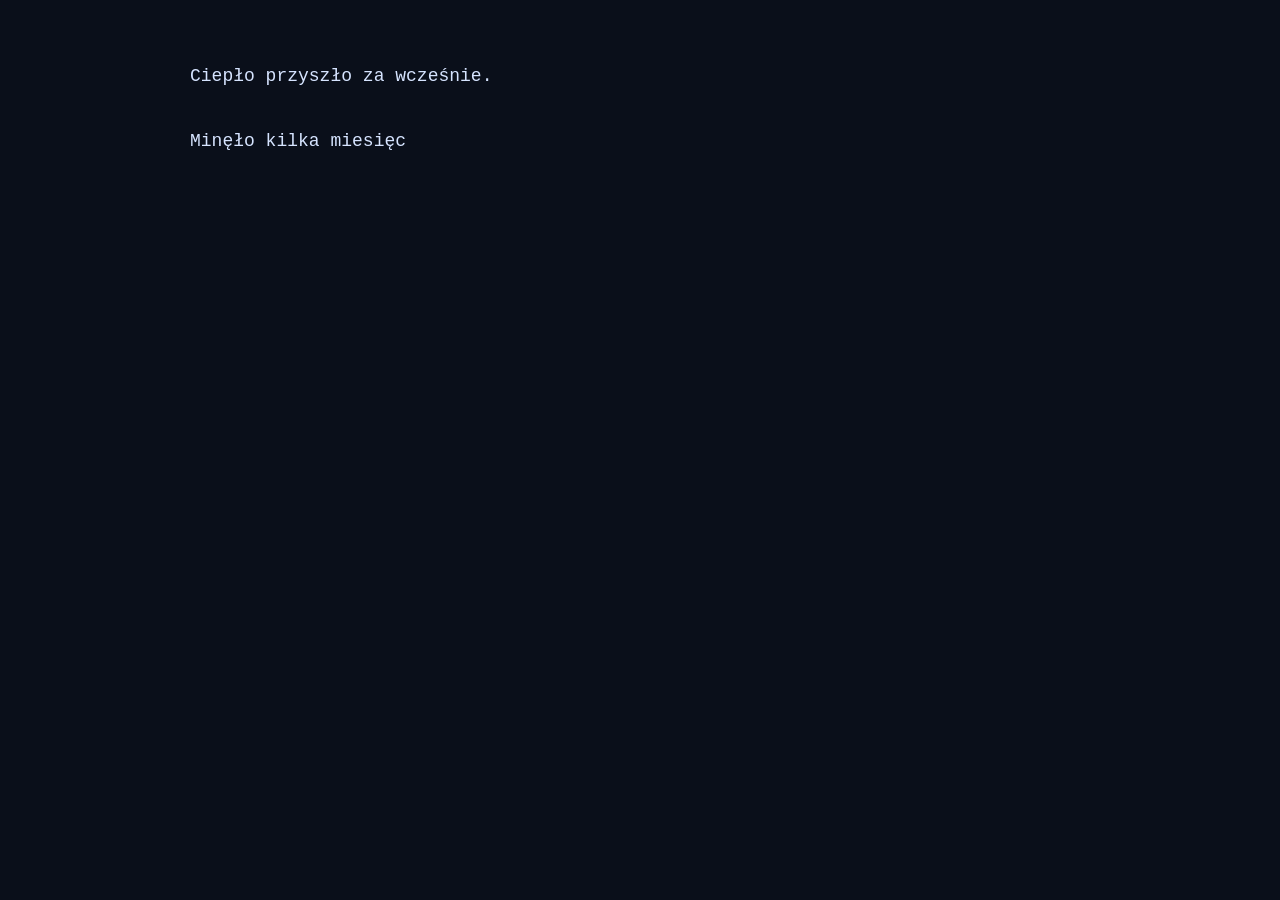
<file: główne/p.html>
<!DOCTYPE html>
<html lang="pl">
<head>
<meta charset="UTF-8">
<title>ㅤ</title>

<style>
html {
    scroll-behavior: smooth;
}

body {
    margin: 0;
    background: #0a0f1a;
    color: #d6e4ff;
    font-family: "Courier New", monospace;
    overflow-x: hidden;
}

#container {
    padding: 60px;
    max-width: 900px;
    margin: auto;
    font-size: 18px;
    line-height: 1.8;
    white-space: pre-wrap;
}

#loginBox {
    display: none;
    margin: 60px auto;
    padding: 30px;
    border: 1px solid #2c3e66;
    background: rgba(10,15,30,0.85);
    max-width: 400px;
    text-align: center;
    opacity: 0;
    transform: translateY(20px);
    transition: 0.6s ease;
}

#loginBox.active {
    opacity: 1;
    transform: translateY(0);
}

input {
    background: transparent;
    border: 1px solid #3f5c99;
    padding: 10px;
    color: #fff;
    font-family: inherit;
    font-size: 16px;
    letter-spacing: 3px;
    text-align: center;
    width: 150px;
}

button {
    margin-top: 15px;
    padding: 8px 20px;
    background: #1b2b50;
    border: 1px solid #3f5c99;
    color: white;
    cursor: pointer;
}

button:hover {
    background: #243a6b;
}

#error {
    color: #ff4d4d;
    margin-top: 10px;
}

.warning {
    animation: flash 0.4s ease;
}

@keyframes flash {
    0% { background: #3a0000; }
    100% { background: transparent; }
}
</style>
</head>
<body>

<div id="container"></div>

<div id="loginBox">
    <h3>Kod Dostępu</h3>
    <input type="password" id="codeInput" maxlength="5">
    <br>
    <button onclick="checkCode()">Zatwierdź</button>
    <div id="error"></div>
</div>

<script>
const text = `Ciepło przyszło za wcześnie.

Minęło kilka miesięcy od początku roku — dokładnie tyle, by człowiek zdążył zapomnieć o noworocznych obietnicach. W archiwum znów zapaliło się światło. To było pierwsze miejsce, do którego zawsze się wracało. Początek. Punkt wyjścia.

Na biurku leżała kartka.

„Zaczynaj tam, gdzie wszystko się zaczęło.”

Nikt jej nie podpisał.

Tego samego wieczoru pojawił się kontakt.

Nie telefon. Nie wiadomość.
Miś ubrany w żółtą kurtkę.

Siedział spokojnie na metalowym biurku w pokoju przesłuchań, jakby należał tam od lat. Patrzył szklanymi oczami i mówił cicho, niemal szeptem.

— Lubię różne rzeczy — powiedział. — Potrafię je policzyć.

I liczył długo. Zastanawiał się chwilę przy każdej z nich, jakby nadawał im wagę. Gdy skończył, zapadła cisza. W pokoju zrobiło się ciemno wyliczył że lubi deszcz, wieczór, ciebie, zachód słońca, wodę, statki, jedzenie, ciebie i swoją kurtkę.

Następnego dnia pojawił się komunikat.

Dziewczyna stała pod uliczną lampą. Jej twarz przecinał cień, a w głosie było coś pomiędzy spokojem a ostrzeżeniem.

— Bohaterowie nie zawsze działają razem — powiedziała. — Czasem muszą się rozdzielić.

Zrobiła kilka kroków w jedną stronę, potem tyle samo w drugą. Jakby coś dzieliło przestrzeń dokładnie na pół. Jakby granica była niewidoczna, ale realna.

— Wtedy zaczyna się gra.

W archiwum było wiele biurek. Ustawione równo, symetrycznie, jakby nikt nigdy nie naruszył porządku. Segregatory tworzyły idealne linie. Wszystko na swoim miejscu.

Tej nocy coś jednak się nie zgadzało.

Dwa krzesła były odsunięte.

Nieznacznie.

Jakby ktoś wstał przed chwilą.
Albo właśnie wrócił.

Nikt tego nie skomentował.

Zapadła noc.

Dziewczyna wróciła, trzymając aparat.

— Muszę to udokumentować — powiedziała. — Inaczej nikt nie uwierzy.

Było zbyt ciemno, by cokolwiek dostrzec. Ściany zlewały się z cieniem, a korytarz wydawał się dłuższy niż zwykle.

— Wystarczy włączyć światło.

Klik.

Pierwszy błysk rozciął mrok.
Drugi odbił się w szybie.
Kolejne obrazy zaczęły układać się w sekwencję.

Ostatni kadr zatrzymał coś, czego wcześniej nie było widać.

Galeria ożyła.

`;

const container = document.getElementById("container");
let i = 0;
let attempts = 0;

function typeWriter() {
    if (i < text.length) {
        container.innerHTML += text.charAt(i);
        i++;

        // Auto-scroll w trakcie pisania
        window.scrollTo({
            top: document.body.scrollHeight,
            behavior: "smooth"
        });

        setTimeout(typeWriter, 18);
    } else {
        const loginBox = document.getElementById("loginBox");
        loginBox.style.display = "block";
        setTimeout(() => loginBox.classList.add("active"), 50);
    }
}

function checkCode() {
    const code = document.getElementById("codeInput").value;
    const error = document.getElementById("error");

    if (code === "59427") {
        window.location.href = "../assets/images/pamietnik.jpg";
    } else {
        attempts++;
        error.innerText = "Nieprawidłowy kod.";
        document.body.classList.add("warning");

        setTimeout(() => {
            document.body.classList.remove("warning");
        }, 300);

        if (attempts >= 3) {
            error.innerText = "Zbyt wiele prób. System zamknięty.";
            setTimeout(() => {
                window.location.href = "../index.html";
            }, 1500);
        }
    }
}

typeWriter();
</script>

</body>
</html>
</file>
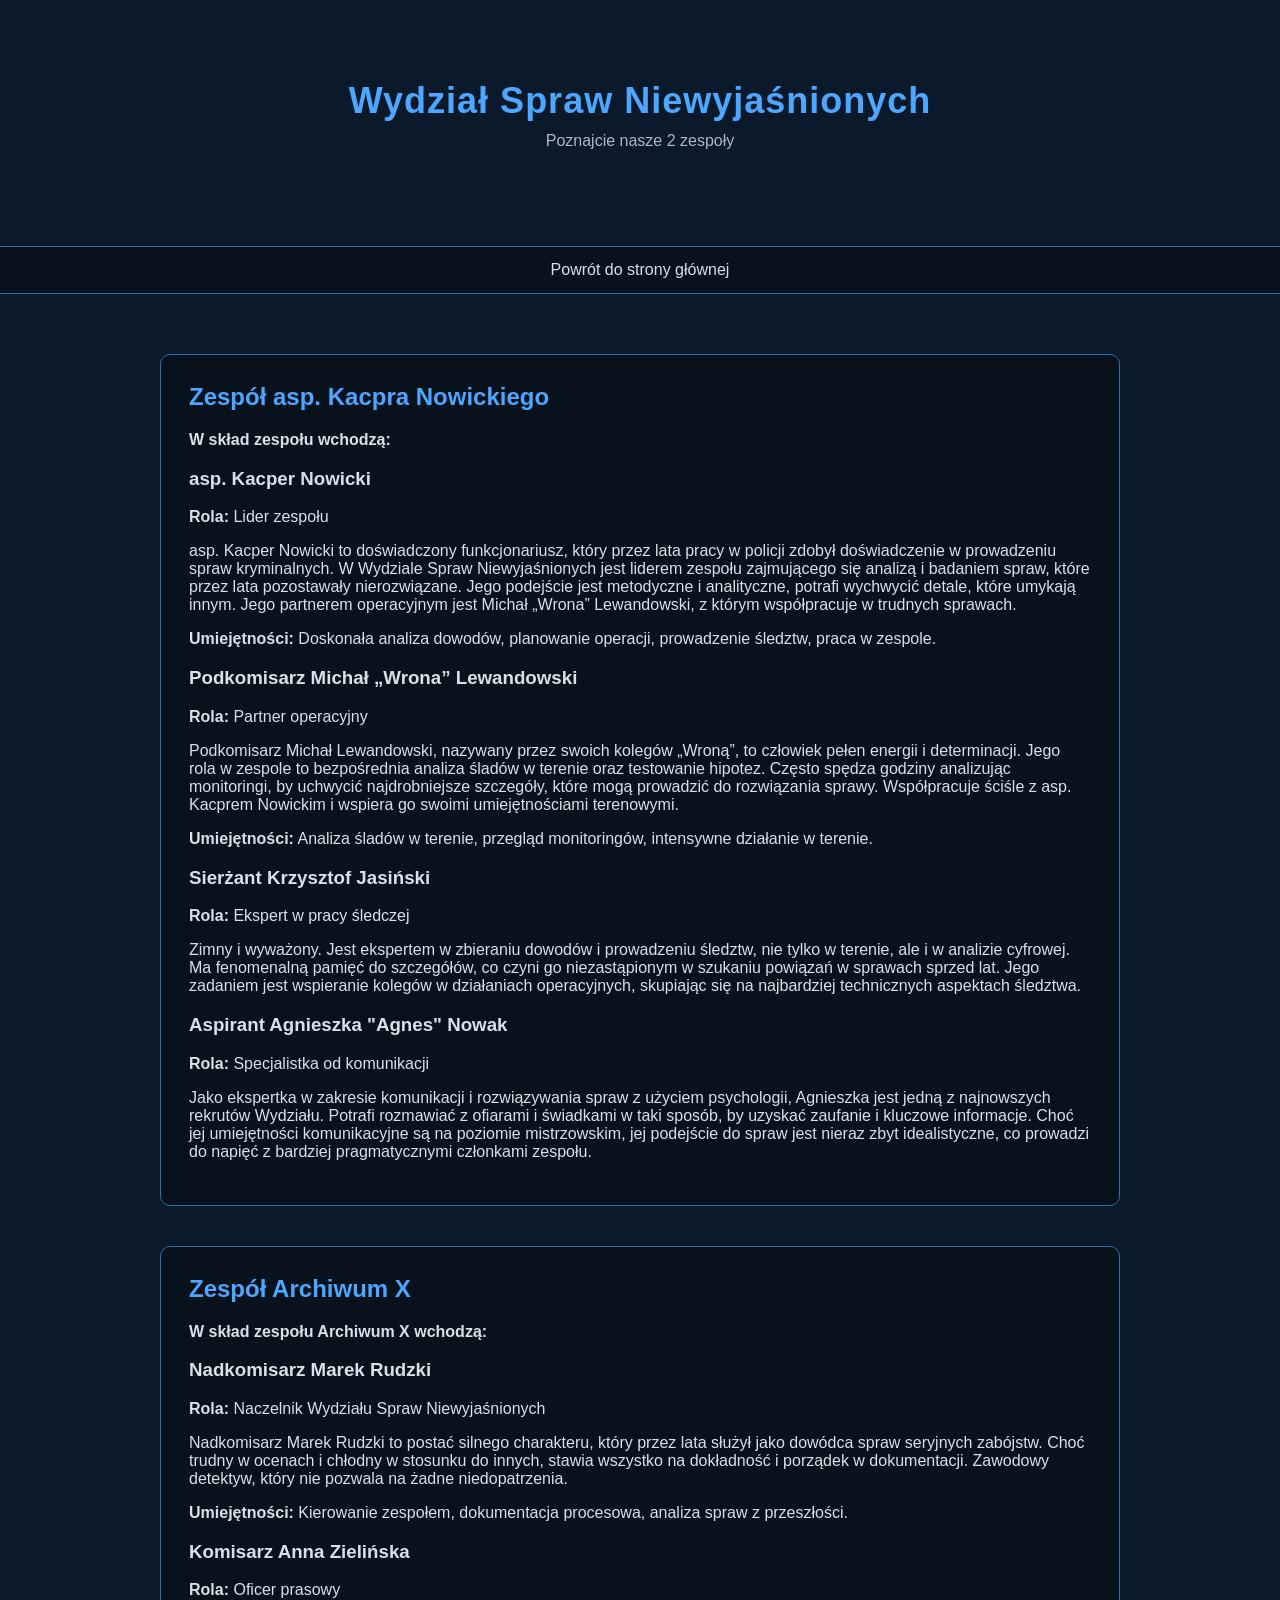
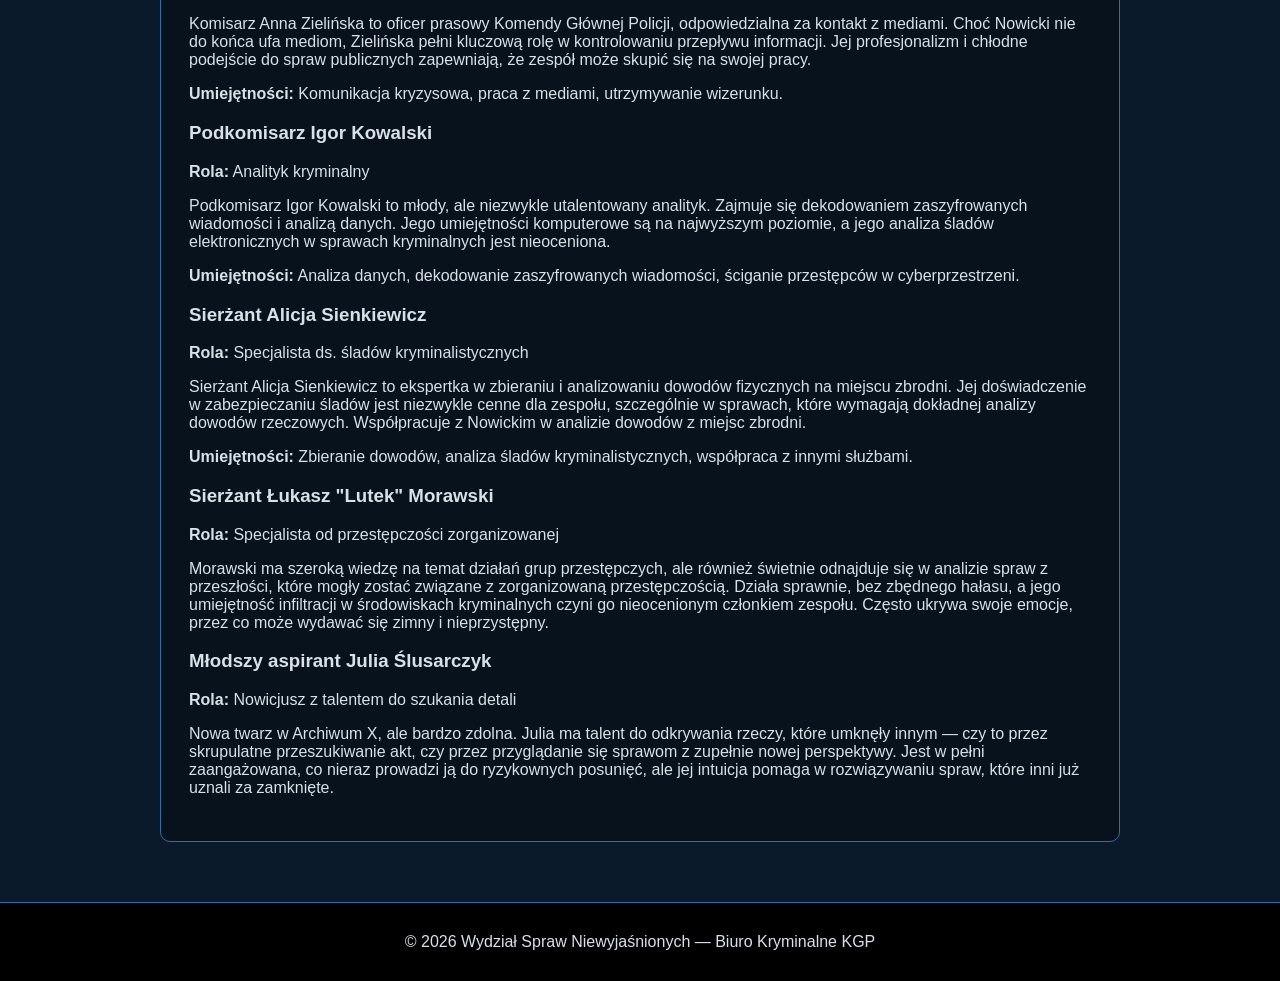
<file: główne/zespół.html>
<!DOCTYPE html>
<html lang="pl">
<head>
    <meta charset="UTF-8">
    <meta name="viewport" content="width=device-width, initial-scale=1.0">
    <title>Zespół – Wydział Spraw Niewyjaśnionych</title>
     <link rel="stylesheet" href="../global.css">
</head>

<body>

<header>
    <h1>Wydział Spraw Niewyjaśnionych</h1>
    <p>Poznajcie nasze 2 zespoły</p>
</header>

<nav>
    <a href="../index.html">Powrót do strony głównej</a>
</nav>


<div class="container">
    <!-- Zespół Nowickiego -->
    <section class="card reveal">
        <h2>Zespół asp. Kacpra Nowickiego</h2>
        <p><strong>W skład zespołu wchodzą:</strong></p>
        
        <div class="team-member">
            <h3>asp. Kacper Nowicki</h3>
            <p><strong>Rola:</strong> Lider zespołu</p>
            <p>asp. Kacper Nowicki to doświadczony funkcjonariusz, który przez lata pracy w policji zdobył doświadczenie w prowadzeniu spraw kryminalnych. W Wydziale Spraw Niewyjaśnionych jest liderem zespołu zajmującego się analizą i badaniem spraw, które przez lata pozostawały nierozwiązane. Jego podejście jest metodyczne i analityczne, potrafi wychwycić detale, które umykają innym. Jego partnerem operacyjnym jest Michał „Wrona” Lewandowski, z którym współpracuje w trudnych sprawach.</p>
            <p><strong>Umiejętności:</strong> Doskonała analiza dowodów, planowanie operacji, prowadzenie śledztw, praca w zespole.</p>
            <class="team-img">
        </div>

        <div class="team-member">
            <h3>Podkomisarz Michał „Wrona” Lewandowski</h3>
            <p><strong>Rola:</strong> Partner operacyjny</p>
            <p>Podkomisarz Michał Lewandowski, nazywany przez swoich kolegów „Wroną”, to człowiek pełen energii i determinacji. Jego rola w zespole to bezpośrednia analiza śladów w terenie oraz testowanie hipotez. Często spędza godziny analizując monitoringi, by uchwycić najdrobniejsze szczegóły, które mogą prowadzić do rozwiązania sprawy. Współpracuje ściśle z asp. Kacprem Nowickim i wspiera go swoimi umiejętnościami terenowymi.</p>
            <p><strong>Umiejętności:</strong> Analiza śladów w terenie, przegląd monitoringów, intensywne działanie w terenie.</p>
            <class="team-img">
        </div>

      <div class="team-member">
        <h3>Sierżant Krzysztof Jasiński</h3>
        <p><strong> Rola:</strong> Ekspert w pracy śledczej</p>
        <p>Zimny i wyważony. Jest ekspertem w zbieraniu dowodów i prowadzeniu śledztw, nie tylko w terenie, ale i w analizie cyfrowej. Ma fenomenalną pamięć do szczegółów, co czyni go niezastąpionym w szukaniu powiązań w sprawach sprzed lat. Jego zadaniem jest wspieranie kolegów w działaniach operacyjnych, skupiając się na najbardziej technicznych aspektach śledztwa.</p>
      <class="team-img">
      </div>

       <div class="team-member">
        <h3>Aspirant Agnieszka "Agnes" Nowak</h3>
        <p><strong> Rola:</strong> Specjalistka od komunikacji</p>
       <p>Jako ekspertka w zakresie komunikacji i rozwiązywania spraw z użyciem psychologii, Agnieszka jest jedną z najnowszych rekrutów Wydziału. Potrafi rozmawiać z ofiarami i świadkami w taki sposób, by uzyskać zaufanie i kluczowe informacje. Choć jej umiejętności komunikacyjne są na poziomie mistrzowskim, jej podejście do spraw jest nieraz zbyt idealistyczne, co prowadzi do napięć z bardziej pragmatycznymi członkami zespołu.</p>
       <class="team-img">
       </div>
    </section>

    <!-- Zespół Archiwum X -->
    <section class="card reveal">
        <h2>Zespół Archiwum X</h2>
        <p><strong>W skład zespołu Archiwum X wchodzą:</strong></p>
        
        <div class="team-member">
            <h3>Nadkomisarz Marek Rudzki</h3>
            <p><strong>Rola:</strong> Naczelnik Wydziału Spraw Niewyjaśnionych</p>
            <p>Nadkomisarz Marek Rudzki to postać silnego charakteru, który przez lata służył jako dowódca spraw seryjnych zabójstw. Choć trudny w ocenach i chłodny w stosunku do innych, stawia wszystko na dokładność i porządek w dokumentacji. Zawodowy detektyw, który nie pozwala na żadne niedopatrzenia.</p>
            <p><strong>Umiejętności:</strong> Kierowanie zespołem, dokumentacja procesowa, analiza spraw z przeszłości.</p>
            <class="team-img">
        </div>

        <div class="team-member">
            <h3>Komisarz Anna Zielińska</h3>
            <p><strong>Rola:</strong> Oficer prasowy</p>
            <p>Komisarz Anna Zielińska to oficer prasowy Komendy Głównej Policji, odpowiedzialna za kontakt z mediami. Choć Nowicki nie do końca ufa mediom, Zielińska pełni kluczową rolę w kontrolowaniu przepływu informacji. Jej profesjonalizm i chłodne podejście do spraw publicznych zapewniają, że zespół może skupić się na swojej pracy.</p>
            <p><strong>Umiejętności:</strong> Komunikacja kryzysowa, praca z mediami, utrzymywanie wizerunku.</p>
            <class="team-img">
        </div>
      <div class="team-member">
            <h3>Podkomisarz Igor Kowalski</h3>
            <p><strong>Rola:</strong> Analityk kryminalny</p>
            <p>Podkomisarz Igor Kowalski to młody, ale niezwykle utalentowany analityk. Zajmuje się dekodowaniem zaszyfrowanych wiadomości i analizą danych. Jego umiejętności komputerowe są na najwyższym poziomie, a jego analiza śladów elektronicznych w sprawach kryminalnych jest nieoceniona.</p>
            <p><strong>Umiejętności:</strong> Analiza danych, dekodowanie zaszyfrowanych wiadomości, ściganie przestępców w cyberprzestrzeni.</p>
            <class="team-img">
        </div>

        <div class="team-member">
            <h3>Sierżant Alicja Sienkiewicz</h3>
            <p><strong>Rola:</strong> Specjalista ds. śladów kryminalistycznych</p>
            <p>Sierżant Alicja Sienkiewicz to ekspertka w zbieraniu i analizowaniu dowodów fizycznych na miejscu zbrodni. Jej doświadczenie w zabezpieczaniu śladów jest niezwykle cenne dla zespołu, szczególnie w sprawach, które wymagają dokładnej analizy dowodów rzeczowych. Współpracuje z Nowickim w analizie dowodów z miejsc zbrodni.</p>
            <p><strong>Umiejętności:</strong> Zbieranie dowodów, analiza śladów kryminalistycznych, współpraca z innymi służbami.</p>
            <class="team-img">
        </div>

      <div class="team-member">
      <h3>Sierżant Łukasz "Lutek" Morawski</h3>
      <p><strong>Rola:</strong> Specjalista od przestępczości zorganizowanej</p>
      <p>Morawski ma szeroką wiedzę na temat działań grup przestępczych, ale również świetnie odnajduje się w analizie spraw z przeszłości, które mogły zostać związane z zorganizowaną przestępczością. Działa sprawnie, bez zbędnego hałasu, a jego umiejętność infiltracji w środowiskach kryminalnych czyni go nieocenionym członkiem zespołu. Często ukrywa swoje emocje, przez co może wydawać się zimny i nieprzystępny.</p>
      <class="team-img">
        </div>

         <div class="team-member">
      <h3>Młodszy aspirant Julia Ślusarczyk</h3>
      <p><strong>Rola:</strong> Nowicjusz z talentem do szukania detali</p>
      <p>Nowa twarz w Archiwum X, ale bardzo zdolna. Julia ma talent do odkrywania rzeczy, które umknęły innym — czy to przez skrupulatne przeszukiwanie akt, czy przez przyglądanie się sprawom z zupełnie nowej perspektywy. Jest w pełni zaangażowana, co nieraz prowadzi ją do ryzykownych posunięć, ale jej intuicja pomaga w rozwiązywaniu spraw, które inni już uznali za zamknięte.</p>
      <class="team-img">
        </div>
    
      </section>
</div>

<footer>
    © 2026 Wydział Spraw Niewyjaśnionych — Biuro Kryminalne KGP
</footer>

<script>
    // Animacja pojawiania się elementów przy przewijaniu
    const reveals = document.querySelectorAll(".reveal");

    window.addEventListener("scroll", () => {
        reveals.forEach((el) => {
            const windowHeight = window.innerHeight;
            const elementTop = el.getBoundingClientRect().top;
            if (elementTop < windowHeight - 100) {
                el.classList.add("active");
            }
        });
    });
</script>

</body>
</html>
</file>
<file: global.css>
/* ============================= */
/*        GLOBAL THEME          */
/* ============================= */

/* ====== ZMIENNE KOLORÓW ====== */
:root {
    --navy: #0a1a2a;
    --navy-dark: #07121d;
    --black: #000000;
    --blue-light: #4da6ff;
    --blue-soft: #2f6fa3;
    --gray-light: #d9e1e8;
}

/* ====== RESET ====== */
* {
    box-sizing: border-box;
}

body {
    margin: 0;
    font-family: 'Segoe UI', sans-serif;
    background: var(--navy);
    color: var(--gray-light);
}

/* ====== HEADER ====== */
header {
    background: var(--navy);
    padding: 80px 20px;
    text-align: center;
    border-bottom: 1px solid var(--blue-soft);
}

header h1 {
    margin: 0;
    font-size: 36px;
    color: var(--blue-light);
    letter-spacing: 1px;
}

header p {
    margin-top: 10px;
    color: var(--gray-light);
    opacity: 0.8;
}

/* ====== NAV ====== */
nav {
    background: var(--navy-dark);
    padding: 14px;
    text-align: center;
    border-bottom: 1px solid var(--blue-soft);
}

nav a {
    color: var(--gray-light);
    text-decoration: none;
    margin: 0 18px;
    position: relative;
    transition: 0.3s ease;
}

nav a:hover {
    color: var(--blue-light);
}

nav a::after {
    content: "";
    position: absolute;
    left: 0;
    bottom: -6px;
    width: 0;
    height: 2px;
    background: var(--blue-light);
    transition: 0.3s ease;
}

nav a:hover::after {
    width: 100%;
}

/* ====== CONTAINER ====== */
.container {
    max-width: 1000px;
    margin: 60px auto;
    padding: 0 20px;
}

/* ====== KARTY ====== */
.card {
    background: var(--navy-dark);
    border: 1px solid var(--blue-soft);
    padding: 28px;
    border-radius: 10px;
    margin-bottom: 40px;
    transition: 0.3s ease;
}

.card:hover {
    transform: translateY(-4px);
    border-color: var(--blue-light);
}

.card h2 {
    margin-top: 0;
    color: var(--blue-light);
}

/* ====== REVEAL ====== */
.reveal {
    opacity: 0;
    transform: translateY(20px);
    transition: 0.6s ease;
}

.reveal.active {
    opacity: 1;
    transform: translateY(0);
}

/* ====== SUBTELNA PĘTLA CYFRY ====== */
#loopDigit {
    display: inline-block;
    transition: transform 0.25s ease, opacity 0.25s ease;
}

/* ====== FOOTER ====== */
footer {
    text-align: center;
    padding: 30px;
    background: var(--black);
    color: var(--gray-light);
    border-top: 1px solid var(--blue-soft);
}

/* ====== MOBILE ====== */
@media (max-width: 768px) {

    header {
        padding: 60px 15px;
    }

    header h1 {
        font-size: 28px;
    }

    nav a {
        margin: 0 10px;
    }
}

/* ============================= */
/*         TOP TABS MENU        */
/* ============================= */

.top-tabs {
    display: flex;
    justify-content: center;
    gap: 8px;
    padding: 18px;
    background: var(--navy);
}

.top-tabs a {
    position: relative;
    padding: 14px 26px;
    text-decoration: none;
    color: #222;
    background: linear-gradient(#f2f2f2, #e4e4e4);
    border-radius: 14px 14px 6px 6px;
    font-weight: 500;
    letter-spacing: 0.5px;
    box-shadow: 
        0 3px 6px rgba(0,0,0,0.25),
        inset 0 1px 0 rgba(255,255,255,0.6);
    transition: all 0.25s ease;
}

/* Efekt światła */
.top-tabs a::before {
    content: "";
    position: absolute;
    inset: 0;
    border-radius: 14px 14px 6px 6px;
    background: linear-gradient(
        120deg,
        rgba(255,255,255,0.6),
        rgba(255,255,255,0.15),
        rgba(255,255,255,0)
    );
    opacity: 0;
    transition: opacity 0.3s ease;
}

/* Hover */
.top-tabs a:hover {
    transform: translateY(-3px);
    box-shadow: 
        0 6px 12px rgba(0,0,0,0.35),
        inset 0 1px 0 rgba(255,255,255,0.8);
}

.top-tabs a:hover::before {
    opacity: 1;
}

/* ====== Glitch i zmiana cyfry ====== */
#loopDigit {
    display: inline-block;
    position: relative;
    font-size: 20px;
    font-weight: bold;
    transition: transform 0.3s ease, opacity 0.3s ease;
}

@keyframes glitchEffect {
    0% { opacity: 1; transform: translateX(0); }
    20% { opacity: 0.2; transform: translateX(-3px); }
    40% { opacity: 0.5; transform: translateX(3px); }
    60% { opacity: 0.3; transform: translateX(-3px); }
    80% { opacity: 0.5; transform: translateX(3px); }
    100% { opacity: 1; transform: translateX(0); }
}

@keyframes changeToNine {
    0% { content: "8"; }
    50% { content: "9"; }
    100% { content: "8"; }
}

.hidden-digit{
    color:#0b1620;
}
.hidden-digit::selection{
    color:#4db8ff;
}

.clickable {
    cursor: pointer;
}

.extra-content {
    max-height: 0;
    overflow: hidden;
    transition: max-height 0.6s ease, opacity 0.6s ease;
    opacity: 0;
}

.extra-content.active {
    max-height: 500px;
    opacity: 1;
}

.extra-text {
    margin-top: 15px;
    color: #c7d6e4;
}

.extra-image {
    width: 150px;
    margin-top: 15px;
    border-radius: 8px;
    opacity: 0;
    transform: scale(0.95);
    transition: opacity 0.6s ease, transform 0.6s ease;
}

.extra-image.show {
    opacity: 1;
    transform: scale(1);
}

.main-image {
    width: 150px;
    margin-top: 15px;
    border-radius: 8px;
}

.extra-content {
    max-height: 0;
    overflow: hidden;
    transition: max-height 0.6s ease, opacity 0.6s ease;
    opacity: 0;
}

.extra-content.active {
    max-height: 500px;
    opacity: 1;
}

.hidden-image {
    width: 150px;
    margin-top: 15px;
    border-radius: 8px;
    opacity: 0;
    transform: scale(0.95);
    transition: opacity 0.6s ease, transform 0.6s ease;
}

.hidden-image.show {
    opacity: 1;
    transform: scale(1);
}

.pagination {
    display: flex;
    justify-content: center; /* Wyśrodkowuje przyciski w poziomie */
    align-items: center;     /* Wyśrodkowuje przyciski w pionie */
    margin-top: 20px;        /* Odstęp od góry */
    width: 100%;             /* Ustawienie szerokości na 100% kontenera */
    text-align: center;      /* Zapewnia, że elementy w .pagination są wyśrodkowane */
}

.pagination button {
    background-color: #f0f0f0;
    border: 1px solid #ccc;
    margin: 0 5px;
    padding: 10px;
    font-size: 16px;
    cursor: pointer;
    transition: background-color 0.3s;
}

.pagination button:hover {
    background-color: #e0e0e0;
}

.pagination .prev, .pagination .next {
    background-color: #ff4d4d;
    color: white;
    font-weight: bold;
}

.pagination .page-numbers {
    display: flex;
    align-items: center;
}

.pagination .page-number {
    background-color: #ffffff;
    border: 1px solid #ccc;
}

.pagination .page-number:hover {
    background-color: #f4f4f4;
}

.pagination .page-number:focus {
    outline: none;
    border: 2px solid #4db8ff;
}

.pagination button:disabled {
    background-color: #f7f7f7;
    cursor: not-allowed;
}
</file>
